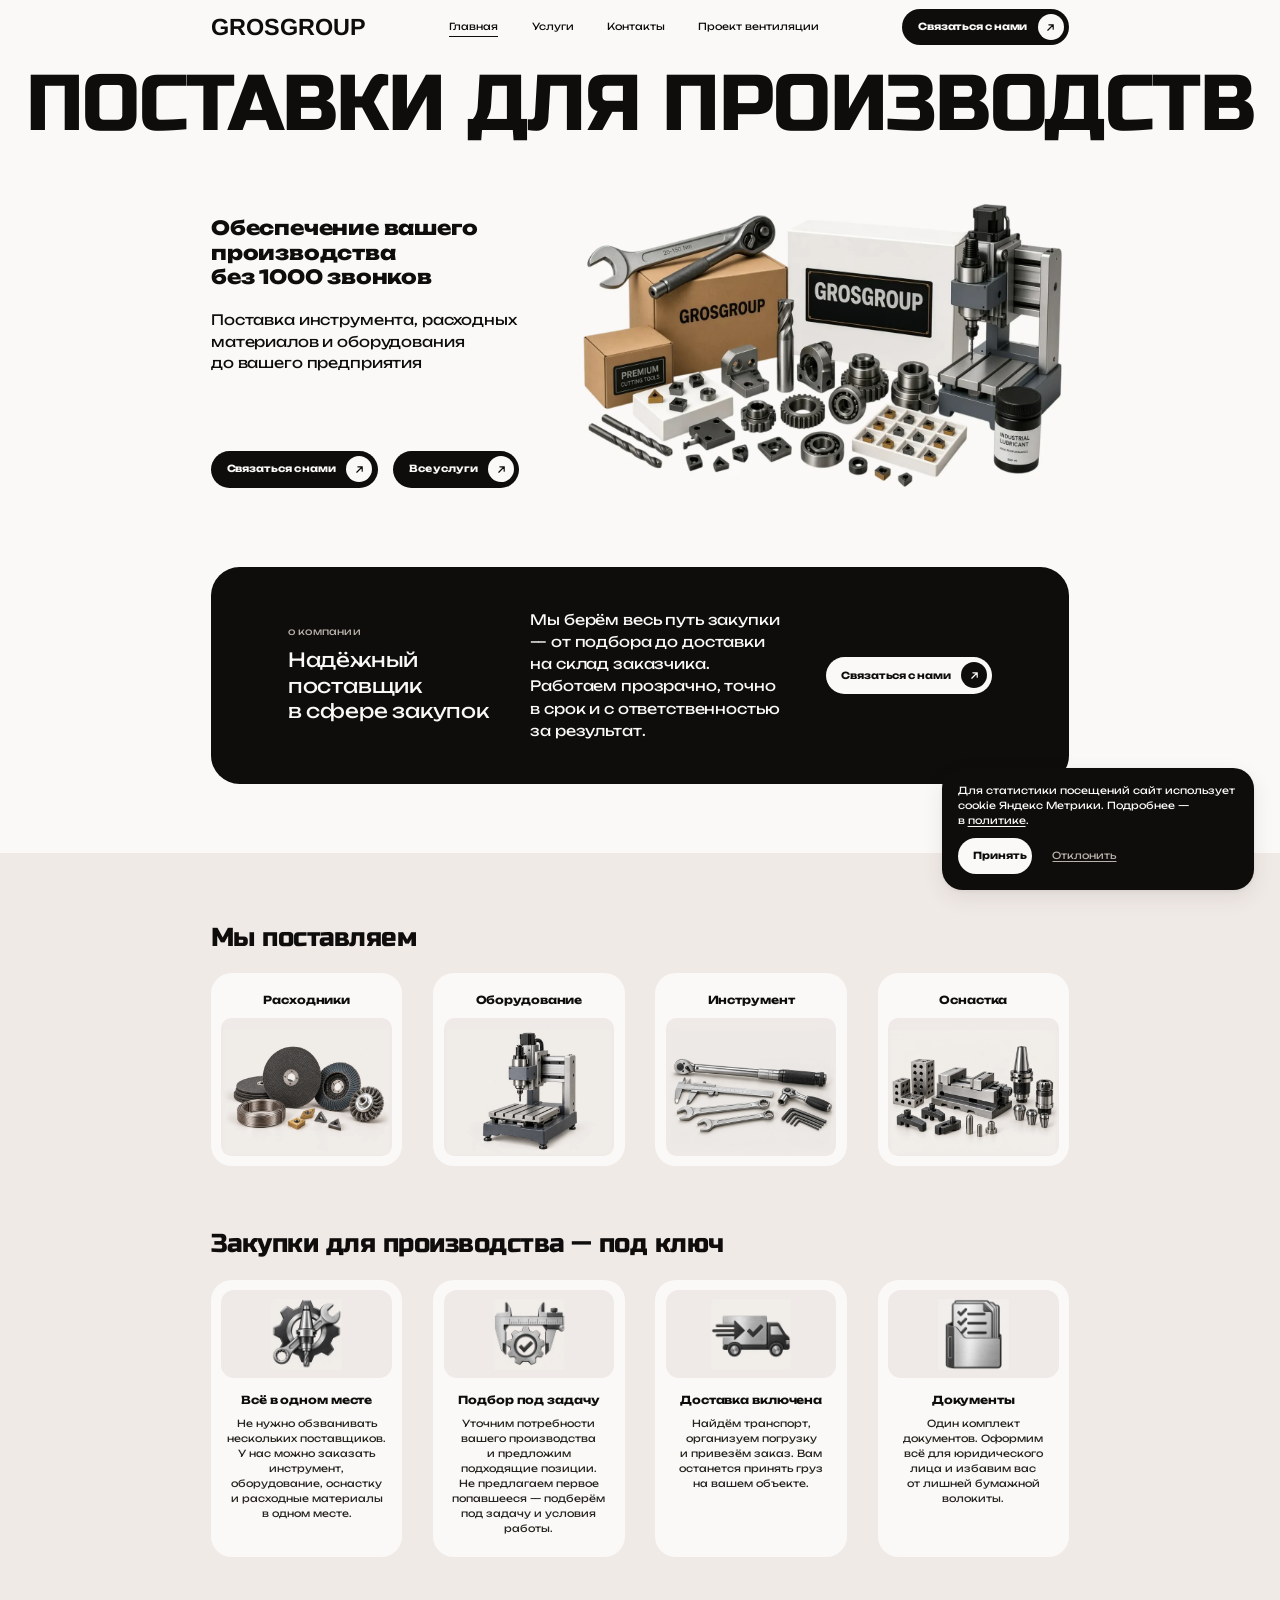
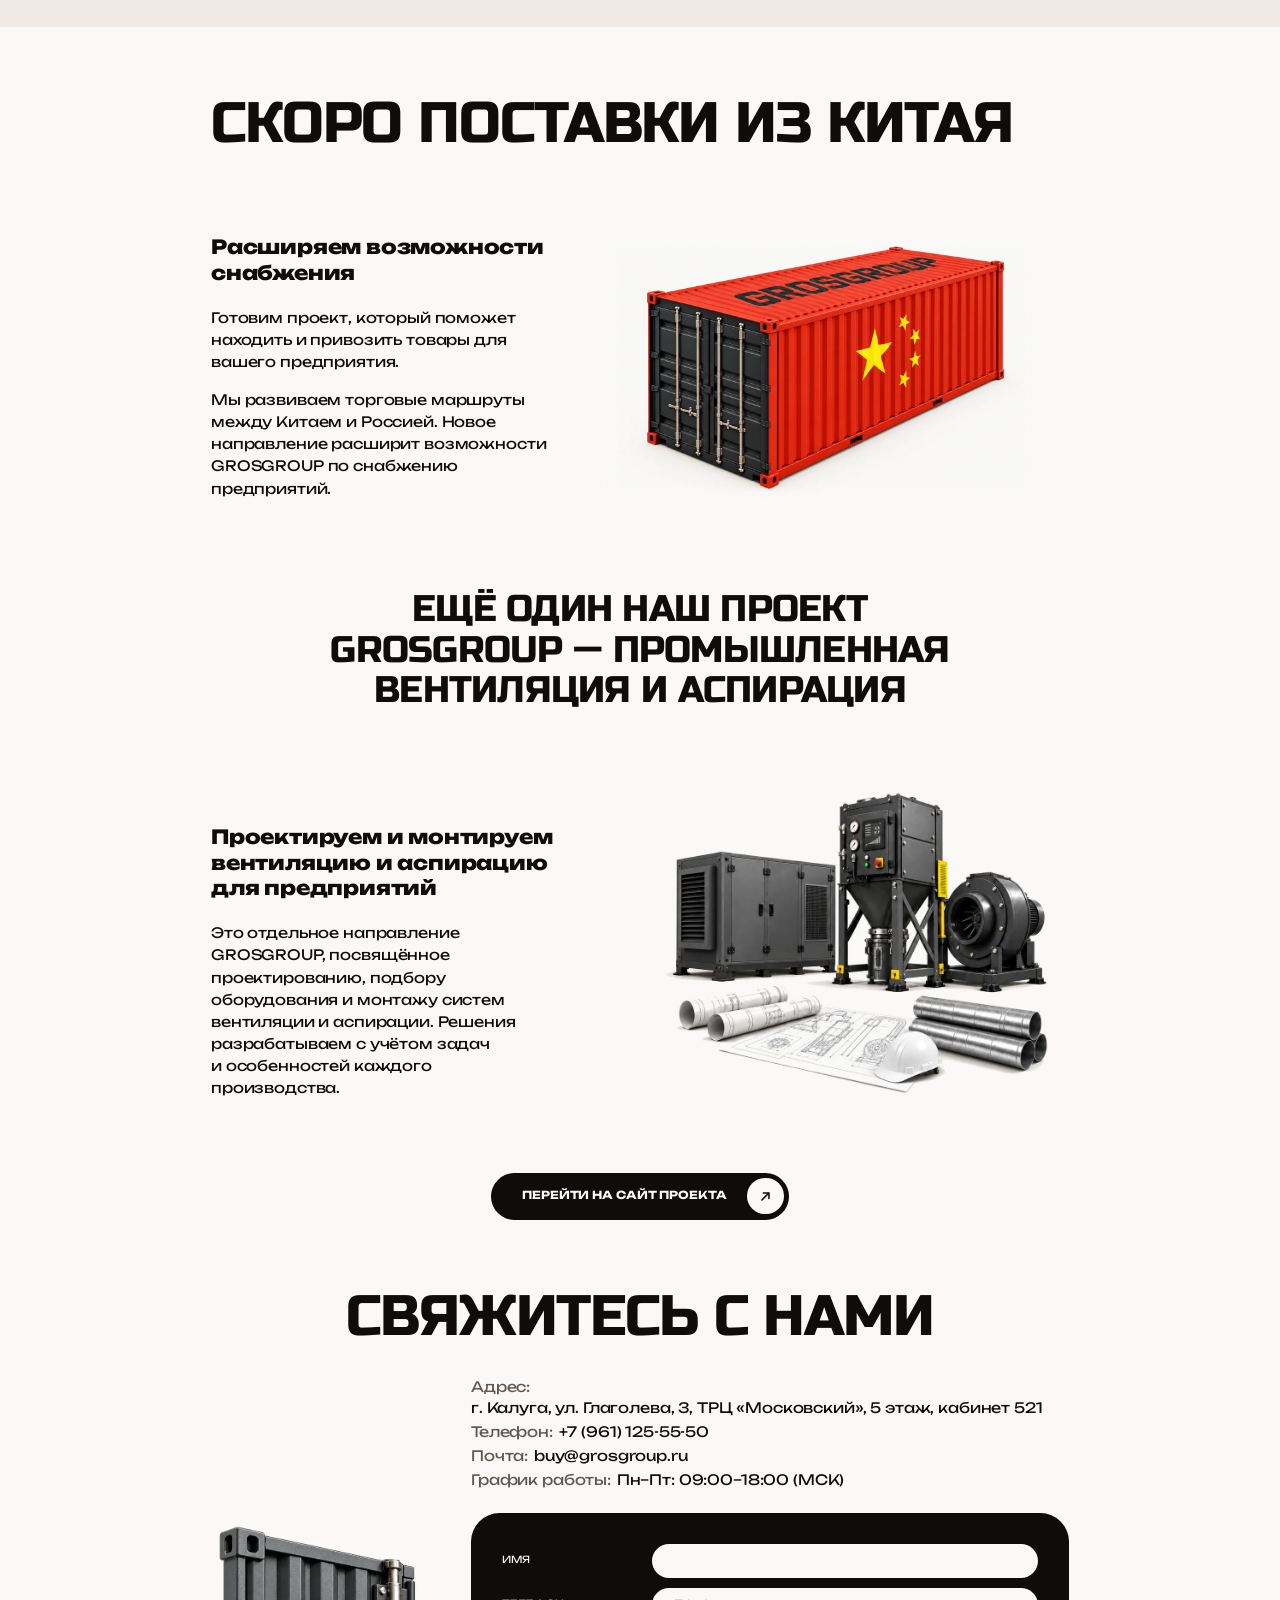
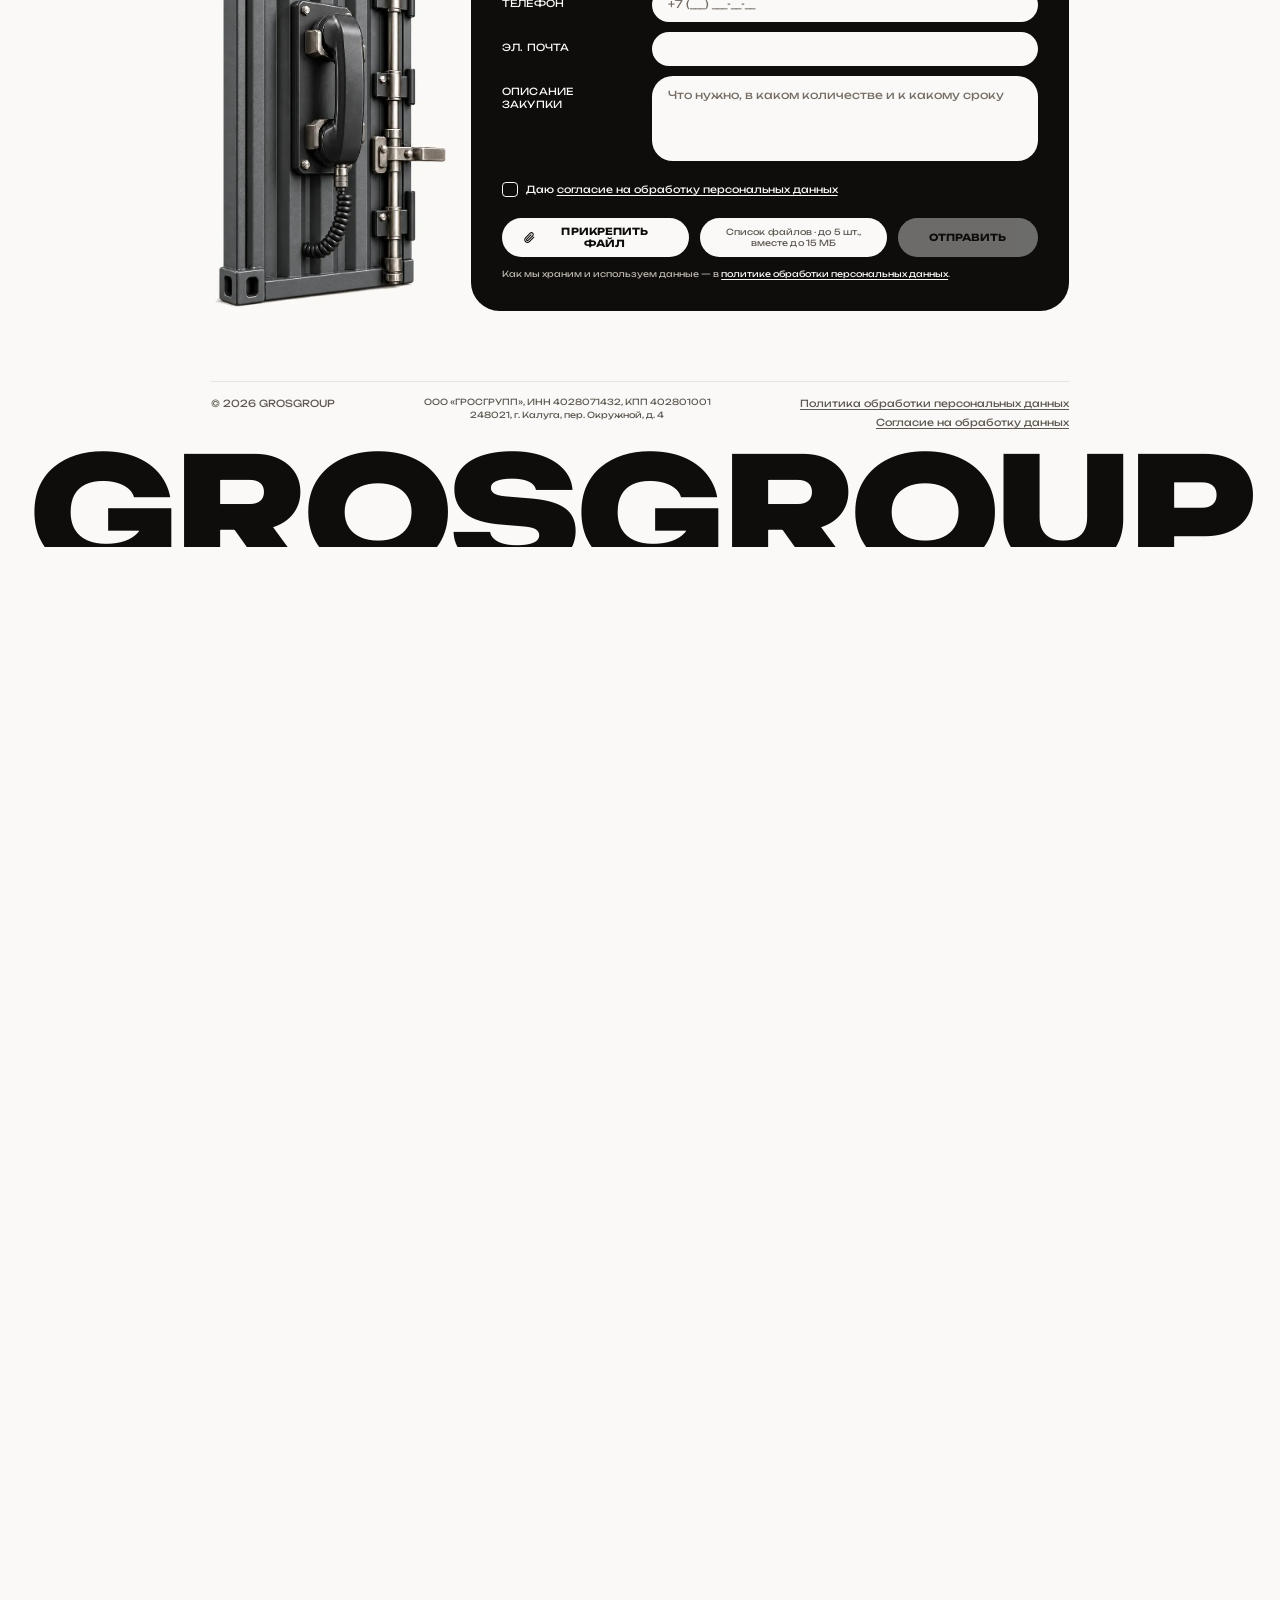
<file: index.html>
<!doctype html>
<html lang="ru">
<head>
  <meta charset="utf-8">
  <meta name="viewport" content="width=device-width, initial-scale=1, viewport-fit=cover">
  <title>GROSGROUP — поставки инструмента, расходников и оборудования для производств</title>
  <meta name="description" content="GROSGROUP берёт на себя весь путь закупки: подбор, доставка на склад заказчика, полный комплект документов для юридического лица. Расходники, оборудование, инструмент, оснастка.">
  <meta name="theme-color" content="#faf9f7">
  <!-- Базовый адрес сайта ниже меняет tools/set-domain.mjs -->
  <link rel="canonical" href="https://grosgroup.ru/">
  <meta property="og:type" content="website">
  <meta property="og:site_name" content="GROSGROUP">
  <meta property="og:locale" content="ru_RU">
  <meta property="og:url" content="https://grosgroup.ru/">
  <meta property="og:title" content="GROSGROUP — поставки для производств">
  <meta property="og:description" content="Обеспечение вашего производства без 1000 звонков.">
  <meta property="og:image" content="https://grosgroup.ru/assets/img/og.jpg">
  <meta property="og:image:width" content="1200">
  <meta property="og:image:height" content="630">
  <meta property="og:image:alt" content="GROSGROUP — поставки для производств: инструмент, расходники, оборудование и оснастка">
  <meta name="twitter:card" content="summary_large_image">
  <script type="application/ld+json">
  {
    "@context": "https://schema.org",
    "@type": "LocalBusiness",
    "name": "GROSGROUP",
    "description": "Поставки инструмента, расходных материалов, оборудования и оснастки для производств: подбор, доставка, документы для юридического лица.",
    "url": "https://grosgroup.ru/",
    "image": "https://grosgroup.ru/assets/img/og.jpg",
    "telephone": "+7-961-125-55-50",
    "email": "buy@grosgroup.ru",
    "address": {
      "@type": "PostalAddress",
      "streetAddress": "ул. Глаголева, 3, ТРЦ «Московский», 5 этаж, кабинет 521",
      "addressLocality": "Калуга",
      "addressCountry": "RU"
    },
    "openingHoursSpecification": [{
      "@type": "OpeningHoursSpecification",
      "dayOfWeek": ["Monday", "Tuesday", "Wednesday", "Thursday", "Friday"],
      "opens": "09:00",
      "closes": "18:00"
    }]
  }
  </script>
  <link rel="icon" href="assets/img/favicon.svg" type="image/svg+xml">
  <link rel="preload" href="assets/fonts/russo-one-cyrillic-400-normal.woff2" as="font" type="font/woff2" crossorigin>
  <link rel="preload" href="assets/fonts/arimo-latin-700-normal.woff2" as="font" type="font/woff2" crossorigin>
  <link rel="preload" href="assets/fonts/unbounded-cyrillic-800-normal.woff2" as="font" type="font/woff2" crossorigin>
  <link rel="preload" href="assets/fonts/unbounded-cyrillic-700-normal.woff2" as="font" type="font/woff2" crossorigin>
  <link rel="stylesheet" href="assets/css/style.css">
  <script>
    // Анимации появления включаются только при рабочем JS; если main.js не стартовал за 4 с — контент показывается без них
    document.documentElement.classList.add('js');
    setTimeout(function () { if (!document.documentElement.classList.contains('r-ok')) document.documentElement.classList.remove('js'); }, 4000);
  </script>
</head>
<body>
  <a class="skip-link" href="#main">Перейти к содержанию</a>

  <svg width="0" height="0" style="position:absolute" aria-hidden="true">
    <symbol id="i-arrow" viewBox="0 0 24 24"><path d="M7 17 17 7M9 7h8v8" fill="none" stroke="currentColor" stroke-width="2.2" stroke-linecap="round" stroke-linejoin="round"/></symbol>
    <symbol id="i-clip" viewBox="0 0 24 24"><path d="m20 11.5-8.2 8.2a5 5 0 0 1-7.1-7.1l8.5-8.5a3.3 3.3 0 0 1 4.7 4.7l-8.5 8.5a1.7 1.7 0 0 1-2.4-2.4l7.8-7.8" fill="none" stroke="currentColor" stroke-width="2" stroke-linecap="round" stroke-linejoin="round"/></symbol>
    <symbol id="i-x" viewBox="0 0 24 24"><path d="M6 6l12 12M18 6 6 18" fill="none" stroke="currentColor" stroke-width="2" stroke-linecap="round"/></symbol>
  </svg>

  <header class="header" id="top">
    <div class="container header__row">
      <a class="logo" href="#top" aria-label="GROSGROUP — на главную">GROSGROUP</a>

      <button class="burger" type="button" aria-expanded="false" aria-controls="nav" aria-label="Открыть меню">
        <span></span><span></span>
      </button>

      <nav class="nav" id="nav" aria-label="Основная навигация">
        <ul class="nav__list">
          <li><a href="#top">Главная</a></li>
          <li><a href="#supply">Услуги</a></li>
          <li><a href="#contacts">Контакты</a></li>
          <li><a href="#ventilation">Проект вентиляции</a></li>
        </ul>
        <a class="btn btn--dark nav__cta" href="#contacts">Связаться с нами<span class="btn__icon"><svg><use href="#i-arrow"/></svg></span></a>
      </nav>

      <a class="btn btn--dark header__cta" href="#contacts">Связаться с нами<span class="btn__icon"><svg><use href="#i-arrow"/></svg></span></a>

    </div>
  </header>

  <main id="main">
    <!-- 1. Hero -->
    <section class="hero" aria-labelledby="hero-title">
      <h1 class="hero__title display" id="hero-title" data-r="split" style="--d:150ms">Поставки для производств</h1>
      <div class="container hero__grid">
        <div class="hero__copy">
          <p class="hero__lead" data-r style="--d:550ms">Обеспечение вашего производства без&nbsp;1000&nbsp;звонков</p>
          <p class="hero__text" data-r style="--d:650ms">Поставка инструмента, расходных материалов и&nbsp;оборудования до&nbsp;вашего предприятия</p>
          <div class="hero__actions" data-r style="--d:750ms">
            <a class="btn btn--dark" href="#contacts">Связаться с нами<span class="btn__icon"><svg><use href="#i-arrow"/></svg></span></a>
            <a class="btn btn--dark" href="#supply">Все услуги<span class="btn__icon"><svg><use href="#i-arrow"/></svg></span></a>
          </div>
        </div>
        <figure class="hero__media shutter" data-r style="--d:350ms">
          <img src="assets/img/hero.webp" width="1350" height="830" alt="Коробки GROSGROUP, фрезерный станок, ключи, свёрла, подшипники, шестерни, твердосплавные пластины и смазка" fetchpriority="high">
        </figure>
      </div>
    </section>

    <!-- 2. О компании -->
    <section class="about" aria-labelledby="about-title">
      <div class="container">
        <div class="about__band" data-r>
          <div class="about__head">
            <p class="eyebrow eyebrow--light" data-r="fade" style="--d:200ms">о компании</p>
            <h2 class="about__title" id="about-title" data-r="split" style="--d:250ms">Надёжный поставщик в&nbsp;сфере закупок</h2>
          </div>
          <p class="about__text" data-r style="--d:400ms">Мы берём весь путь закупки — от&nbsp;подбора до&nbsp;доставки на&nbsp;склад заказчика. Работаем прозрачно, точно в&nbsp;срок и&nbsp;с&nbsp;ответственностью за&nbsp;результат.</p>
          <a class="btn btn--light about__cta" href="#contacts">Связаться с нами<span class="btn__icon"><svg><use href="#i-arrow"/></svg></span></a>
        </div>
      </div>
    </section>

    <!-- 3. Мы поставляем и выгоды: один блок с заливкой -->
    <section class="supply sec--shade" id="supply" aria-labelledby="supply-title">
      <div class="container">
        <h2 class="section-title" id="supply-title" data-r="split">Мы поставляем</h2>
        <ul class="cats" data-stagger>
          <li data-r>
            <a class="cat" href="#contacts" data-topic="Расходники">
              <h3 class="cat__title">Расходники</h3>
              <span class="cat__plate"><img class="cat__img" src="assets/img/cat-consumables.webp" width="1088" height="816" loading="lazy" alt="Отрезные и лепестковые круги, проволока, щётка, твердосплавные пластины"></span>
              <span class="cat__go" aria-hidden="true"><svg><use href="#i-arrow"/></svg></span>
            </a>
          </li>
          <li data-r>
            <a class="cat" href="#contacts" data-topic="Оборудование">
              <h3 class="cat__title">Оборудование</h3>
              <span class="cat__plate"><img class="cat__img" src="assets/img/cat-equipment.webp" width="1088" height="816" loading="lazy" alt="Настольный фрезерный станок с ЧПУ"></span>
              <span class="cat__go" aria-hidden="true"><svg><use href="#i-arrow"/></svg></span>
            </a>
          </li>
          <li data-r>
            <a class="cat" href="#contacts" data-topic="Инструмент">
              <h3 class="cat__title">Инструмент</h3>
              <span class="cat__plate"><img class="cat__img" src="assets/img/cat-tools.webp" width="1088" height="816" loading="lazy" alt="Динамометрический ключ, штангенциркуль, рожково-накидные ключи, трещотка, шестигранники"></span>
              <span class="cat__go" aria-hidden="true"><svg><use href="#i-arrow"/></svg></span>
            </a>
          </li>
          <li data-r>
            <a class="cat" href="#contacts" data-topic="Оснастка">
              <h3 class="cat__title">Оснастка</h3>
              <span class="cat__plate"><img class="cat__img" src="assets/img/cat-tooling.webp" width="1088" height="816" loading="lazy" alt="Станочные тиски, прихваты, установочные блоки, патроны и цанги"></span>
              <span class="cat__go" aria-hidden="true"><svg><use href="#i-arrow"/></svg></span>
            </a>
          </li>
        </ul>

        <h2 class="section-title supply__sub" id="benefits-title" data-r="split">Закупки для производства — под ключ</h2>
        <ul class="benefits" aria-labelledby="benefits-title" data-stagger>
          <li class="benefit" data-r>
            <span class="benefit__plate"><img class="benefit__icon" src="assets/img/icon-all-in-one.webp" width="320" height="320" loading="lazy" alt=""></span>
            <h3 class="benefit__title">Всё в&nbsp;одном месте</h3>
            <p class="benefit__text">Не нужно обзванивать нескольких поставщиков. У&nbsp;нас можно заказать инструмент, оборудование, оснастку и&nbsp;расходные материалы в&nbsp;одном месте.</p>
          </li>
          <li class="benefit" data-r>
            <span class="benefit__plate"><img class="benefit__icon" src="assets/img/icon-selection.webp" width="320" height="320" loading="lazy" alt=""></span>
            <h3 class="benefit__title">Подбор под задачу</h3>
            <p class="benefit__text">Уточним потребности вашего производства и&nbsp;предложим подходящие позиции. Не&nbsp;предлагаем первое попавшееся — подберём под задачу и&nbsp;условия работы.</p>
          </li>
          <li class="benefit" data-r>
            <span class="benefit__plate"><img class="benefit__icon" src="assets/img/icon-delivery.webp" width="364" height="320" loading="lazy" alt=""></span>
            <h3 class="benefit__title">Доставка включена</h3>
            <p class="benefit__text">Найдём транспорт, организуем погрузку и&nbsp;привезём заказ. Вам останется принять груз на&nbsp;вашем объекте.</p>
          </li>
          <li class="benefit" data-r>
            <span class="benefit__plate"><img class="benefit__icon" src="assets/img/icon-documents.webp" width="320" height="320" loading="lazy" alt=""></span>
            <h3 class="benefit__title">Документы</h3>
            <p class="benefit__text">Один комплект документов. Оформим всё для юридического лица и&nbsp;избавим вас от&nbsp;лишней бумажной волокиты.</p>
          </li>
        </ul>
      </div>
    </section>

    <!-- 4. Кейсы: скрыты до готовности материалов. Включить: убрать hidden и вернуть в меню <li><a href="#cases">Кейсы</a></li> -->
    <section class="cases" id="cases" aria-labelledby="cases-title" hidden>
      <div class="container cases__row">
        <h2 class="cases__title" id="cases-title" data-r="split">Кейсы</h2>
        <p class="cases__text" data-r style="--d:150ms">Готовим подборку реальных поставок: что искали, что привезли и&nbsp;за&nbsp;какой срок. Пока раздел наполняется — расскажите о&nbsp;своей задаче.</p>
        <div data-r style="--d:250ms"><a class="btn btn--dark" href="#contacts">Обсудить закупку<span class="btn__icon"><svg><use href="#i-arrow"/></svg></span></a></div>
      </div>
      <!--
        Список кейсов. Как включить:
        1. Снять комментарий с блока <ol> ниже и повторить <li class="case"> на каждый кейс (3–6 штук).
        2. Заполнить только подтверждёнными заказчиком данными; клиента без его разрешения не называть — писать отрасль и город.
        3. Текст .cases__text выше заменить на «Несколько поставок последних месяцев: что искали, что привезли и за какой срок.»
        Срок в .case__num — число, единица в .case__unit («дней», «недели»).

      <div class="container">
        <ol class="cases__list" data-stagger>
          <li class="case" data-r>
            <p class="case__client">Машиностроительный завод · Калуга</p>
            <h3 class="case__title">Твердосплавные пластины для токарного участка</h3>
            <dl class="case__facts">
              <div><dt>Задача</dt><dd>Поставщик снял позицию с производства, участок простаивал.</dd></div>
              <div><dt>Решение</dt><dd>Подобрали аналог по геометрии и сплаву, согласовали с технологом, привезли пробную партию.</dd></div>
            </dl>
            <p class="case__term"><span class="case__num">5</span><span class="case__unit">дней</span></p>
          </li>
        </ol>
      </div>
      -->
    </section>

    <!-- 5. Китай -->
    <section class="china" aria-labelledby="china-title">
      <div class="container">
        <h2 class="display section-display" id="china-title" data-r="split">Скоро поставки из Китая</h2>
        <div class="split">
          <div class="split__copy" data-stagger>
            <p class="split__lead" data-r>Расширяем возможности снабжения</p>
            <p class="split__text" data-r>Готовим проект, который поможет находить и&nbsp;привозить товары для вашего предприятия.</p>
            <p class="split__text" data-r>Мы развиваем торговые маршруты между Китаем и&nbsp;Россией. Новое направление расширит возможности GROSGROUP по&nbsp;снабжению предприятий.</p>
          </div>
          <figure class="split__media split__media--china plate shutter" data-r style="--d:150ms">
            <img src="assets/img/container-china.webp" width="1400" height="831" loading="lazy" alt="Красный морской контейнер GROSGROUP с флагом Китая">
          </figure>
        </div>
      </div>
    </section>

    <!-- 6. Вентиляция -->
    <section class="vent" id="ventilation" aria-labelledby="vent-title">
      <div class="container">
        <h2 class="display section-display section-display--vent" id="vent-title" data-r="split">Ещё один наш проект<br class="br-wide"> GROSGROUP&nbsp;— промышленная<br class="br-wide"> вентиляция и&nbsp;аспирация</h2>
        <div class="split split--vent">
          <div class="split__copy" data-stagger>
            <p class="split__lead" data-r>Проектируем и&nbsp;монтируем вентиляцию и&nbsp;аспирацию для предприятий</p>
            <p class="split__text" data-r>Это отдельное направление GROSGROUP, посвящённое проектированию, подбору оборудования и&nbsp;монтажу систем вентиляции и&nbsp;аспирации. Решения разрабатываем с&nbsp;учётом задач и&nbsp;особенностей каждого производства.</p>
          </div>
          <figure class="split__media split__media--vent shutter" data-r style="--d:150ms">
            <img src="assets/img/ventilation.webp" width="912" height="886" loading="lazy" alt="Приточная установка, пылеуловитель, радиальный вентилятор, воздуховоды, чертежи и каска">
          </figure>
        </div>
        <div class="vent__action" data-r>
          <!-- TODO: адрес сайта проекта вентиляции от заказчика -->
          <a class="btn btn--dark btn--xl" href="https://gros-group.ru" target="_blank" rel="noopener">Перейти на сайт проекта<span class="btn__icon"><svg><use href="#i-arrow"/></svg></span></a>
        </div>
      </div>
    </section>

    <!-- 7. Контакты и форма -->
    <section class="contacts" id="contacts" aria-labelledby="contacts-title">
      <div class="container">
        <h2 class="display section-display section-display--center" id="contacts-title" data-r="split">Свяжитесь с нами</h2>
        <div class="contacts__grid">
          <figure class="contacts__media plate shutter" data-r style="--d:150ms">
            <img src="assets/img/contact-door.webp" width="609" height="991" loading="lazy" alt="Дверь морского контейнера с телефонной трубкой">
          </figure>

          <div class="contacts__body">
            <dl class="contacts__list" data-stagger>
              <div data-r><dt>Адрес:</dt><dd>г.&nbsp;Калуга, ул.&nbsp;Глаголева,&nbsp;3, ТРЦ «Московский», 5&nbsp;этаж, кабинет&nbsp;521</dd></div>
              <div data-r><dt>Телефон:</dt><dd><a href="tel:+79611255550">+7 (961) 125-55-50</a></dd></div>
              <div data-r><dt>Почта:</dt><dd><a href="mailto:buy@grosgroup.ru">buy@grosgroup.ru</a></dd></div>
              <div data-r><dt>График работы:</dt><dd>Пн–Пт: 09:00–18:00 (МСК)</dd></div>
            </dl>

            <form class="form" id="lead-form" novalidate data-r style="--d:200ms">
              <div class="form__fields">
                <div class="field">
                  <label class="field__label" for="f-name">Имя</label>
                  <div class="field__control">
                    <input class="input ym-disable-keys" id="f-name" name="name" type="text" autocomplete="name" required maxlength="80" aria-describedby="f-name-err">
                    <p class="field__error" id="f-name-err" aria-live="polite"></p>
                  </div>
                </div>
                <div class="field">
                  <label class="field__label" for="f-phone">Телефон</label>
                  <div class="field__control">
                    <input class="input ym-disable-keys" id="f-phone" name="phone" type="tel" inputmode="tel" autocomplete="tel" required placeholder="+7 (___) ___-__-__" aria-describedby="f-phone-err">
                    <p class="field__error" id="f-phone-err" aria-live="polite"></p>
                  </div>
                </div>
                <div class="field">
                  <label class="field__label" for="f-email">Эл.&nbsp;почта</label>
                  <div class="field__control">
                    <input class="input ym-disable-keys" id="f-email" name="email" type="email" autocomplete="email" maxlength="120" aria-describedby="f-email-err">
                    <p class="field__error" id="f-email-err" aria-live="polite"></p>
                  </div>
                </div>
                <div class="field field--area">
                  <label class="field__label" for="f-desc">Описание закупки</label>
                  <div class="field__control">
                    <textarea class="input input--area ym-disable-keys" id="f-desc" name="description" rows="4" maxlength="3000" placeholder="Что нужно, в каком количестве и к какому сроку" aria-describedby="f-desc-err"></textarea>
                    <p class="field__error" id="f-desc-err" aria-live="polite"></p>
                  </div>
                </div>
              </div>

              <div class="consent">
                <input class="consent__box" id="f-consent" name="consent" type="checkbox" value="yes" required aria-describedby="f-consent-err">
                <label class="consent__label" for="f-consent">Даю <a href="consent.html" target="_blank" rel="noopener">согласие на&nbsp;обработку персональных данных</a></label>
                <p class="field__error consent__error" id="f-consent-err" aria-live="polite"></p>
              </div>
              <!-- Ловушка для ботов: человек это поле не видит и не заполняет -->
              <div class="hp" aria-hidden="true">
                <label for="f-website">Сайт компании</label>
                <input id="f-website" name="website" type="text" tabindex="-1" autocomplete="off">
              </div>
              <input id="f-elapsed" name="elapsed" type="hidden">

              <div class="form__bar">
                <label class="pill pill--btn" for="f-files">
                  <svg class="pill__icon"><use href="#i-clip"/></svg>Прикрепить файл
                </label>
                <input class="sr-only" id="f-files" name="files" type="file" multiple accept=".pdf,.doc,.docx,.xls,.xlsx,.csv,.txt,.png,.jpg,.jpeg,.dwg,.zip" aria-describedby="f-files-hint">
                <span class="sr-only" id="f-files-hint">До 5 файлов, каждый до 10&nbsp;МБ, вместе до 15&nbsp;МБ: PDF, Word, Excel, CSV, изображения, DWG, ZIP</span>
                <div class="pill pill--files ym-hide-content" id="file-list" aria-live="polite">
                  <span class="files__empty">Список файлов · до&nbsp;5&nbsp;шт., вместе до&nbsp;15&nbsp;МБ</span>
                </div>
                <button class="pill pill--btn pill--submit" type="submit">
                  <span class="pill__text">Отправить</span>
                </button>
              </div>
              <p class="form__error" id="form-error" role="alert" hidden></p>
              <p class="form__note">Как мы храним и&nbsp;используем данные — в&nbsp;<a href="privacy.html">политике обработки персональных данных</a>.</p>
              <!-- Прикреплённые файлы: слой поверх нижнего отступа формы, вёрстку не сдвигает -->
              <ul class="form__files ym-hide-content" id="file-chips" aria-label="Прикреплённые файлы" hidden></ul>

              <div class="form__done" hidden>
                <h3 class="form__done-title" tabindex="-1">Заявка принята</h3>
                <p class="form__done-text">Перезвоним в&nbsp;рабочее время: Пн–Пт, 09:00–18:00 (МСК). Если вопрос срочный — звоните: <a href="tel:+79611255550">+7&nbsp;(961)&nbsp;125-55-50</a>.</p>
                <button class="pill pill--btn" type="button" data-reset>Отправить ещё одну</button>
              </div>
            </form>
          </div>
        </div>
      </div>
    </section>
  </main>

  <footer class="footer">
    <div class="container footer__row">
      <p>© <span data-year>2026</span> GROSGROUP</p>
      <!-- Реквизиты оператора ПДн — как в согласии на gros-group.ru; ОГРН там не указан -->
      <p class="footer__req" data-fill="requisites">ООО «ГРОСГРУПП», ИНН&nbsp;4028071432, КПП&nbsp;402801001<br>248021, г.&nbsp;Калуга, пер.&nbsp;Окружной, д.&nbsp;4</p>
      <p class="footer__links"><a href="privacy.html">Политика обработки персональных данных</a><a href="consent.html">Согласие на&nbsp;обработку данных</a></p>
    </div>
    <p class="footer__mark" aria-hidden="true">GROSGROUP</p>
  </footer>

  <script src="assets/js/main.js" defer></script>
</body>
</html>
</file>
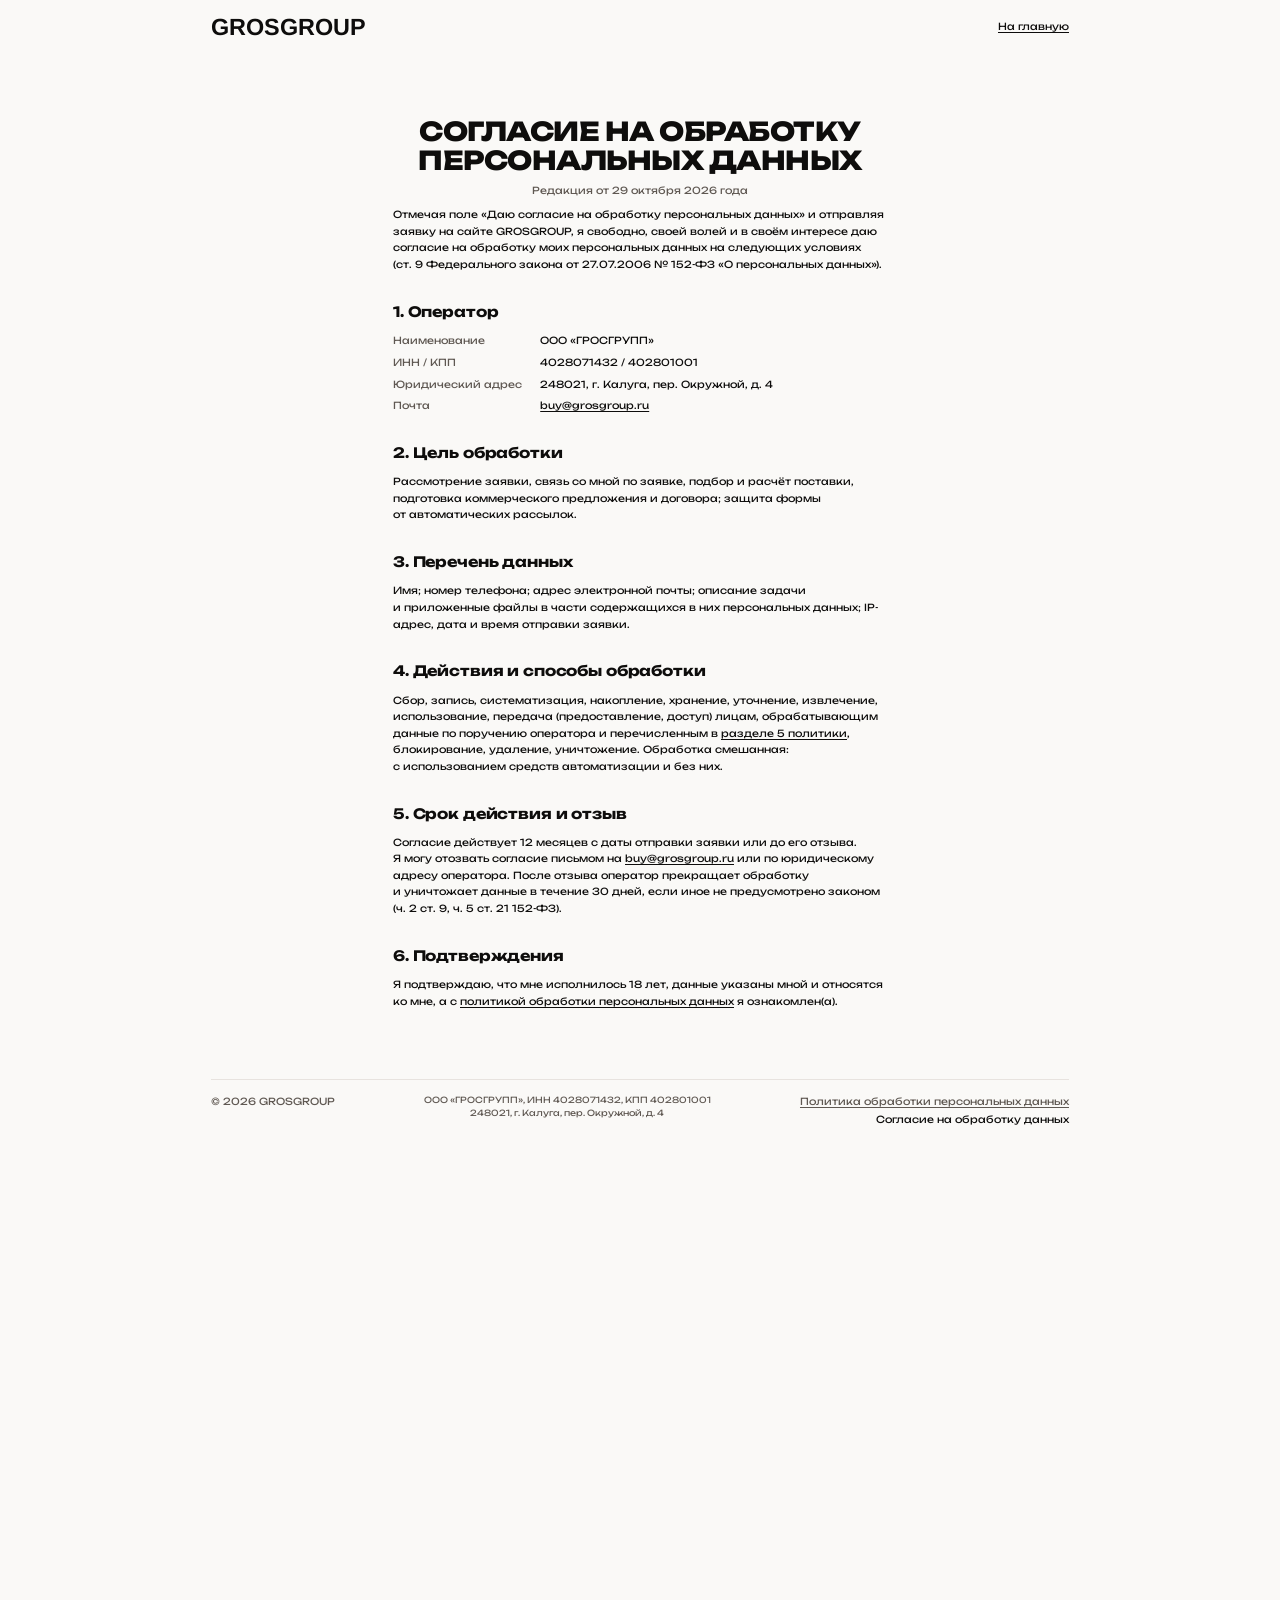
<file: consent.html>
<!doctype html>
<html lang="ru">
<head>
  <meta charset="utf-8">
  <meta name="viewport" content="width=device-width, initial-scale=1, viewport-fit=cover">
  <title>Согласие на обработку персональных данных — GROSGROUP</title>
  <meta name="description" content="Текст согласия на обработку персональных данных, которое даёт пользователь при отправке заявки на сайте GROSGROUP.">
  <meta name="theme-color" content="#faf9f7">
  <!-- Базовый адрес сайта ниже меняет tools/set-domain.mjs -->
  <link rel="canonical" href="https://grosgroup.ru/consent.html">
  <link rel="icon" href="assets/img/favicon.svg" type="image/svg+xml">
  <link rel="stylesheet" href="assets/css/style.css">
</head>
<body class="page-doc">
  <a class="skip-link" href="#main">К тексту</a>
  <header class="header">
    <div class="container header__row">
      <a class="logo" href="./" aria-label="GROSGROUP — на главную">GROSGROUP</a>
      <a class="doc__back" href="./">На главную</a>
    </div>
  </header>

  <main id="main" class="doc">
    <div class="container">
      <article class="doc__body">
        <!-- Плашку убрать после проверки юристом; квадратные скобки — данные заказчика, их ищет tools/prelaunch-check.mjs -->

        <h1 class="doc__title">Согласие на&nbsp;обработку персональных данных</h1>
        <p class="doc__meta">Редакция от&nbsp;29&nbsp;октября 2026&nbsp;года</p>

        <p>Отмечая поле «Даю согласие на&nbsp;обработку персональных данных» и&nbsp;отправляя заявку на&nbsp;сайте GROSGROUP, я&nbsp;свободно, своей волей и&nbsp;в&nbsp;своём интересе даю согласие на&nbsp;обработку моих персональных данных на&nbsp;следующих условиях (ст.&nbsp;9 Федерального закона от&nbsp;27.07.2006 №&nbsp;<span class="nobr">152-ФЗ</span> «О&nbsp;персональных данных»).</p>

        <h2>1. Оператор</h2>
        <dl class="doc__req">
          <dt>Наименование</dt><dd>ООО «ГРОСГРУПП»</dd>
          <dt>ИНН / КПП</dt><dd>4028071432 / 402801001</dd>
          <dt>Юридический адрес</dt><dd>248021, г.&nbsp;Калуга, пер.&nbsp;Окружной, д.&nbsp;4</dd>
          <dt>Почта</dt><dd><a href="mailto:buy@grosgroup.ru">buy@grosgroup.ru</a></dd>
        </dl>

        <h2>2. Цель обработки</h2>
        <p>Рассмотрение заявки, связь со&nbsp;мной по&nbsp;заявке, подбор и&nbsp;расчёт поставки, подготовка коммерческого предложения и&nbsp;договора; защита формы от&nbsp;автоматических рассылок.</p>

        <h2>3. Перечень данных</h2>
        <p>Имя; номер телефона; адрес электронной почты; описание задачи и&nbsp;приложенные файлы в&nbsp;части содержащихся в&nbsp;них персональных данных; IP-адрес, дата и&nbsp;время отправки заявки.</p>

        <h2>4. Действия и&nbsp;способы обработки</h2>
        <p>Сбор, запись, систематизация, накопление, хранение, уточнение, извлечение, использование, передача (предоставление, доступ) лицам, обрабатывающим данные по&nbsp;поручению оператора и&nbsp;перечисленным в&nbsp;<a href="privacy.html#transfer">разделе&nbsp;5 политики</a>, блокирование, удаление, уничтожение. Обработка смешанная: с&nbsp;использованием средств автоматизации и&nbsp;без них.</p>

        <h2>5. Срок действия и&nbsp;отзыв</h2>
        <p>Согласие действует 12&nbsp;месяцев с&nbsp;даты отправки заявки или до&nbsp;его отзыва. Я&nbsp;могу отозвать согласие письмом на&nbsp;<a href="mailto:buy@grosgroup.ru">buy@grosgroup.ru</a> или по&nbsp;юридическому адресу оператора. После отзыва оператор прекращает обработку и&nbsp;уничтожает данные в&nbsp;течение 30&nbsp;дней, если иное не&nbsp;предусмотрено законом (ч.&nbsp;2 ст.&nbsp;9, ч.&nbsp;5 ст.&nbsp;21 <span class="nobr">152-ФЗ</span>).</p>

        <h2>6. Подтверждения</h2>
        <p>Я&nbsp;подтверждаю, что мне исполнилось 18&nbsp;лет, данные указаны мной и&nbsp;относятся ко&nbsp;мне, а&nbsp;с&nbsp;<a href="privacy.html">политикой обработки персональных данных</a> я&nbsp;ознакомлен(а).</p>
      </article>
    </div>
  </main>

  <footer class="footer">
    <div class="container footer__row">
      <p>© 2026 GROSGROUP</p>
      <p class="footer__req" data-fill="requisites">ООО «ГРОСГРУПП», ИНН&nbsp;4028071432, КПП&nbsp;402801001<br>248021, г.&nbsp;Калуга, пер.&nbsp;Окружной, д.&nbsp;4</p>
      <p class="footer__links"><a href="privacy.html">Политика обработки персональных данных</a><a href="consent.html" aria-current="page">Согласие на&nbsp;обработку данных</a></p>
    </div>
  </footer>
</body>
</html>
</file>
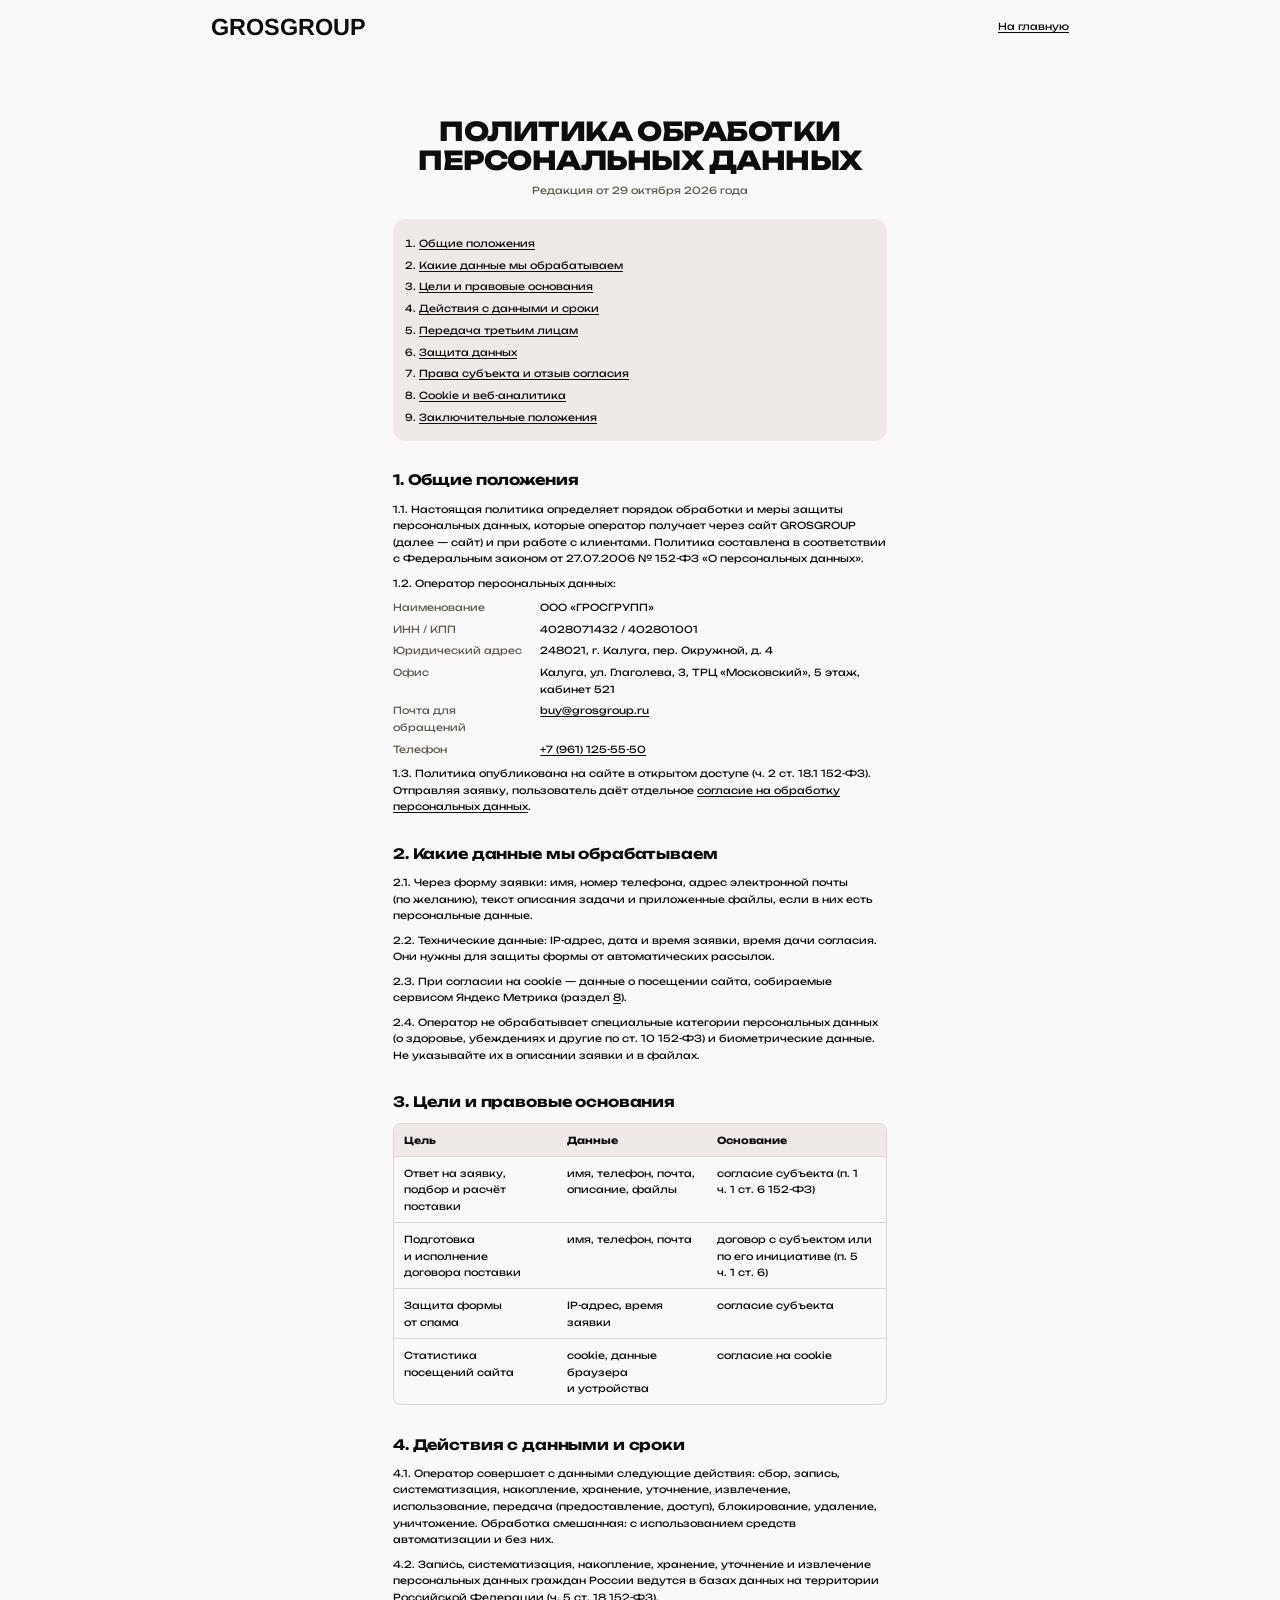
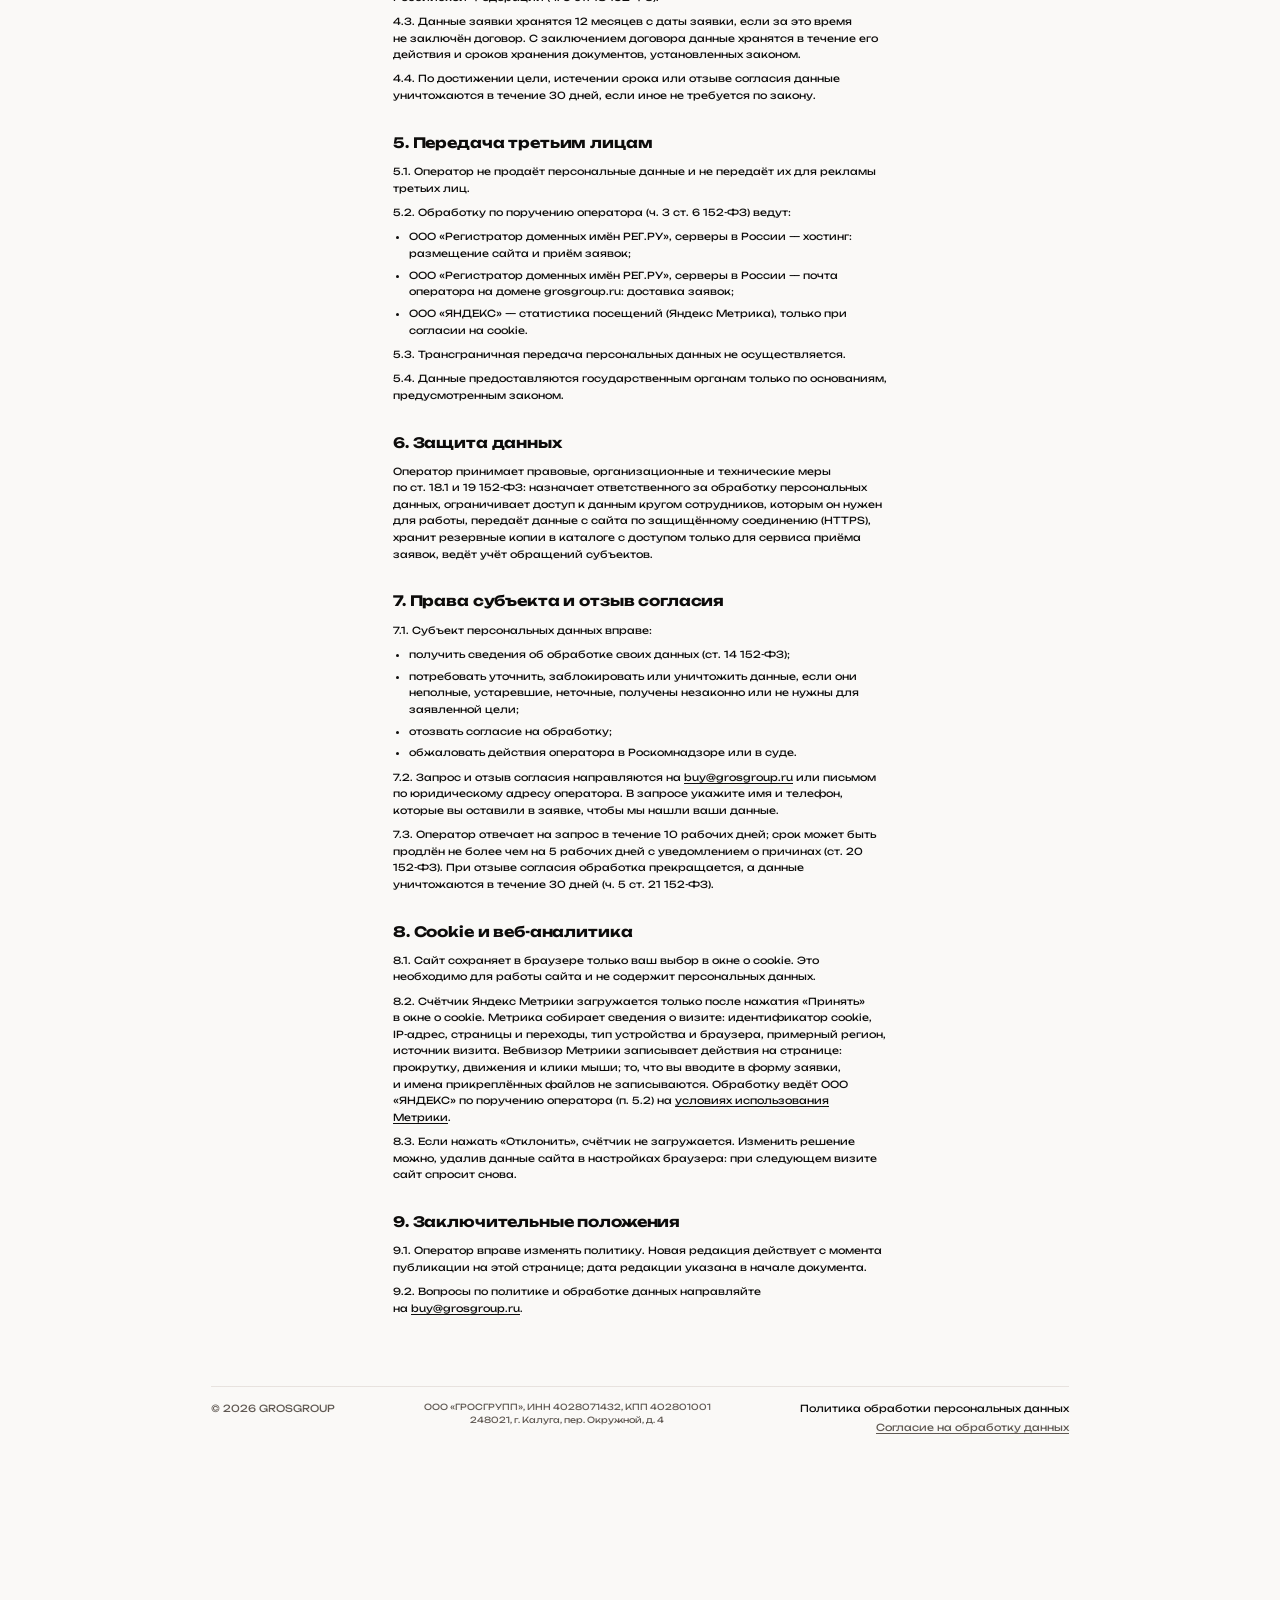
<file: privacy.html>
<!doctype html>
<html lang="ru">
<head>
  <meta charset="utf-8">
  <meta name="viewport" content="width=device-width, initial-scale=1, viewport-fit=cover">
  <title>Политика обработки персональных данных — GROSGROUP</title>
  <meta name="description" content="Как GROSGROUP обрабатывает и защищает персональные данные посетителей сайта и клиентов: состав данных, цели, сроки, права субъекта, cookie.">
  <meta name="theme-color" content="#faf9f7">
  <!-- Базовый адрес сайта ниже меняет tools/set-domain.mjs -->
  <link rel="canonical" href="https://grosgroup.ru/privacy.html">
  <link rel="icon" href="assets/img/favicon.svg" type="image/svg+xml">
  <link rel="stylesheet" href="assets/css/style.css">
</head>
<body class="page-doc">
  <a class="skip-link" href="#main">К тексту</a>
  <header class="header">
    <div class="container header__row">
      <a class="logo" href="./" aria-label="GROSGROUP — на главную">GROSGROUP</a>
      <a class="doc__back" href="./">На главную</a>
    </div>
  </header>

  <main id="main" class="doc">
    <div class="container">
      <article class="doc__body">
        <!-- Плашку убрать после проверки юристом; квадратные скобки — данные заказчика, их ищет tools/prelaunch-check.mjs -->

        <h1 class="doc__title">Политика обработки персональных данных</h1>
        <p class="doc__meta">Редакция от&nbsp;29&nbsp;октября 2026&nbsp;года</p>

        <nav class="doc__toc" aria-label="Содержание">
          <ol>
            <li><a href="#general">Общие положения</a></li>
            <li><a href="#data">Какие данные мы обрабатываем</a></li>
            <li><a href="#purposes">Цели и правовые основания</a></li>
            <li><a href="#actions">Действия с данными и сроки</a></li>
            <li><a href="#transfer">Передача третьим лицам</a></li>
            <li><a href="#security">Защита данных</a></li>
            <li><a href="#rights">Права субъекта и отзыв согласия</a></li>
            <li><a href="#cookies">Cookie и веб-аналитика</a></li>
            <li><a href="#final">Заключительные положения</a></li>
          </ol>
        </nav>

        <h2 id="general">1. Общие положения</h2>
        <p>1.1. Настоящая политика определяет порядок обработки и&nbsp;меры защиты персональных данных, которые оператор получает через сайт GROSGROUP (далее&nbsp;— сайт) и&nbsp;при работе с&nbsp;клиентами. Политика составлена в&nbsp;соответствии с&nbsp;Федеральным законом от&nbsp;27.07.2006 №&nbsp;<span class="nobr">152-ФЗ</span> «О&nbsp;персональных данных».</p>
        <p>1.2. Оператор персональных данных:</p>
        <dl class="doc__req">
          <dt>Наименование</dt><dd>ООО «ГРОСГРУПП»</dd>
          <dt>ИНН / КПП</dt><dd>4028071432 / 402801001</dd>
          <dt>Юридический адрес</dt><dd>248021, г.&nbsp;Калуга, пер.&nbsp;Окружной, д.&nbsp;4</dd>
          <dt>Офис</dt><dd>Калуга, ул.&nbsp;Глаголева,&nbsp;3, ТРЦ «Московский», 5&nbsp;этаж, кабинет&nbsp;521</dd>
          <dt>Почта для обращений</dt><dd><a href="mailto:buy@grosgroup.ru">buy@grosgroup.ru</a></dd>
          <dt>Телефон</dt><dd><a href="tel:+79611255550">+7&nbsp;(961)&nbsp;125-55-50</a></dd>
        </dl>
        <p>1.3. Политика опубликована на&nbsp;сайте в&nbsp;открытом доступе (ч.&nbsp;2 ст.&nbsp;18.1 <span class="nobr">152-ФЗ</span>). Отправляя заявку, пользователь даёт отдельное <a href="consent.html">согласие на&nbsp;обработку персональных данных</a>.</p>

        <h2 id="data">2. Какие данные мы обрабатываем</h2>
        <p>2.1. Через форму заявки: имя, номер телефона, адрес электронной почты (по&nbsp;желанию), текст описания задачи и&nbsp;приложенные файлы, если в&nbsp;них есть персональные данные.</p>
        <p>2.2. Технические данные: IP-адрес, дата и&nbsp;время заявки, время дачи согласия. Они нужны для защиты формы от&nbsp;автоматических рассылок.</p>
        <p>2.3. При согласии на&nbsp;cookie — данные о&nbsp;посещении сайта, собираемые сервисом Яндекс Метрика (раздел&nbsp;<a href="#cookies">8</a>).</p>
        <p>2.4. Оператор не&nbsp;обрабатывает специальные категории персональных данных (о&nbsp;здоровье, убеждениях и&nbsp;другие по&nbsp;ст.&nbsp;10 <span class="nobr">152-ФЗ</span>) и&nbsp;биометрические данные. Не&nbsp;указывайте их в&nbsp;описании заявки и&nbsp;в&nbsp;файлах.</p>

        <h2 id="purposes">3. Цели и&nbsp;правовые основания</h2>
        <div class="doc__table" role="region" aria-label="Цели обработки" tabindex="0">
          <table>
            <thead><tr><th scope="col">Цель</th><th scope="col">Данные</th><th scope="col">Основание</th></tr></thead>
            <tbody>
              <tr><td data-label="Цель">Ответ на&nbsp;заявку, подбор и&nbsp;расчёт поставки</td><td data-label="Данные">имя, телефон, почта, описание, файлы</td><td data-label="Основание">согласие субъекта (п.&nbsp;1 ч.&nbsp;1 ст.&nbsp;6 <span class="nobr">152-ФЗ</span>)</td></tr>
              <tr><td data-label="Цель">Подготовка и&nbsp;исполнение договора поставки</td><td data-label="Данные">имя, телефон, почта</td><td data-label="Основание">договор с&nbsp;субъектом или по&nbsp;его инициативе (п.&nbsp;5 ч.&nbsp;1 ст.&nbsp;6)</td></tr>
              <tr><td data-label="Цель">Защита формы от&nbsp;спама</td><td data-label="Данные">IP-адрес, время заявки</td><td data-label="Основание">согласие субъекта</td></tr>
              <tr><td data-label="Цель">Статистика посещений сайта</td><td data-label="Данные">cookie, данные браузера и&nbsp;устройства</td><td data-label="Основание">согласие на&nbsp;cookie</td></tr>
            </tbody>
          </table>
        </div>

        <h2 id="actions">4. Действия с&nbsp;данными и&nbsp;сроки</h2>
        <p>4.1. Оператор совершает с&nbsp;данными следующие действия: сбор, запись, систематизация, накопление, хранение, уточнение, извлечение, использование, передача (предоставление, доступ), блокирование, удаление, уничтожение. Обработка смешанная: с&nbsp;использованием средств автоматизации и&nbsp;без них.</p>
        <p>4.2. Запись, систематизация, накопление, хранение, уточнение и&nbsp;извлечение персональных данных граждан России ведутся в&nbsp;базах данных на&nbsp;территории Российской Федерации (ч.&nbsp;5 ст.&nbsp;18 <span class="nobr">152-ФЗ</span>).</p>
        <p>4.3. Данные заявки хранятся 12&nbsp;месяцев с&nbsp;даты заявки, если за&nbsp;это время не&nbsp;заключён договор. С&nbsp;заключением договора данные хранятся в&nbsp;течение его действия и&nbsp;сроков хранения документов, установленных законом.</p>
        <p>4.4. По&nbsp;достижении цели, истечении срока или отзыве согласия данные уничтожаются в&nbsp;течение 30&nbsp;дней, если иное не&nbsp;требуется по&nbsp;закону.</p>

        <h2 id="transfer">5. Передача третьим лицам</h2>
        <p>5.1. Оператор не&nbsp;продаёт персональные данные и&nbsp;не&nbsp;передаёт их для рекламы третьих лиц.</p>
        <p>5.2. Обработку по&nbsp;поручению оператора (ч.&nbsp;3 ст.&nbsp;6 <span class="nobr">152-ФЗ</span>) ведут:</p>
        <ul>
          <li>ООО «Регистратор доменных имён РЕГ.РУ», серверы в&nbsp;России&nbsp;— хостинг: размещение сайта и&nbsp;приём заявок;</li>
          <li>ООО «Регистратор доменных имён РЕГ.РУ», серверы в&nbsp;России&nbsp;— почта оператора на&nbsp;домене grosgroup.ru: доставка заявок;</li>
          <li>ООО «ЯНДЕКС» — статистика посещений (Яндекс Метрика), только при согласии на&nbsp;cookie.</li>
        </ul>
        <p>5.3. Трансграничная передача персональных данных не&nbsp;осуществляется.</p>
        <!-- Если заявки уходят в Telegram: заменить п. 5.3 описанием трансграничной передачи и уведомить Роскомнадзор до её начала (ст. 12 <span class="nobr">152-ФЗ</span>) -->
        <p>5.4. Данные предоставляются государственным органам только по&nbsp;основаниям, предусмотренным законом.</p>

        <h2 id="security">6. Защита данных</h2>
        <p>Оператор принимает правовые, организационные и&nbsp;технические меры по&nbsp;ст.&nbsp;18.1 и&nbsp;19 <span class="nobr">152-ФЗ</span>: назначает ответственного за&nbsp;обработку персональных данных, ограничивает доступ к&nbsp;данным кругом сотрудников, которым он нужен для работы, передаёт данные с&nbsp;сайта по&nbsp;защищённому соединению (HTTPS), хранит резервные копии в&nbsp;каталоге с&nbsp;доступом только для сервиса приёма заявок, ведёт учёт обращений субъектов.</p>

        <h2 id="rights">7. Права субъекта и&nbsp;отзыв согласия</h2>
        <p>7.1. Субъект персональных данных вправе:</p>
        <ul>
          <li>получить сведения об&nbsp;обработке своих данных (ст.&nbsp;14 <span class="nobr">152-ФЗ</span>);</li>
          <li>потребовать уточнить, заблокировать или уничтожить данные, если они неполные, устаревшие, неточные, получены незаконно или не&nbsp;нужны для заявленной цели;</li>
          <li>отозвать согласие на&nbsp;обработку;</li>
          <li>обжаловать действия оператора в&nbsp;Роскомнадзоре или в&nbsp;суде.</li>
        </ul>
        <p>7.2. Запрос и&nbsp;отзыв согласия направляются на&nbsp;<a href="mailto:buy@grosgroup.ru">buy@grosgroup.ru</a> или письмом по&nbsp;юридическому адресу оператора. В&nbsp;запросе укажите имя и&nbsp;телефон, которые вы оставили в&nbsp;заявке, чтобы мы нашли ваши данные.</p>
        <p>7.3. Оператор отвечает на&nbsp;запрос в&nbsp;течение 10&nbsp;рабочих дней; срок может быть продлён не&nbsp;более чем на&nbsp;5&nbsp;рабочих дней с&nbsp;уведомлением о&nbsp;причинах (ст.&nbsp;20 <span class="nobr">152-ФЗ</span>). При отзыве согласия обработка прекращается, а&nbsp;данные уничтожаются в&nbsp;течение 30&nbsp;дней (ч.&nbsp;5 ст.&nbsp;21 <span class="nobr">152-ФЗ</span>).</p>

        <h2 id="cookies">8. Cookie и&nbsp;веб-аналитика</h2>
        <p>8.1. Сайт сохраняет в&nbsp;браузере только ваш выбор в&nbsp;окне о&nbsp;cookie. Это необходимо для работы сайта и&nbsp;не&nbsp;содержит персональных данных.</p>
        <p>8.2. Счётчик Яндекс Метрики загружается только после нажатия «Принять» в&nbsp;окне о&nbsp;cookie. Метрика собирает сведения о&nbsp;визите: идентификатор cookie, IP-адрес, страницы и&nbsp;переходы, тип устройства и&nbsp;браузера, примерный регион, источник визита. Вебвизор Метрики записывает действия на&nbsp;странице: прокрутку, движения и&nbsp;клики мыши; то, что вы вводите в&nbsp;форму заявки, и&nbsp;имена прикреплённых файлов не&nbsp;записываются. Обработку ведёт ООО «ЯНДЕКС» по&nbsp;поручению оператора (п.&nbsp;5.2) на&nbsp;<a href="https://yandex.ru/legal/metrica_termsofuse/" rel="noopener">условиях использования Метрики</a>.</p>
        <p>8.3. Если нажать «Отклонить», счётчик не&nbsp;загружается. Изменить решение можно, удалив данные сайта в&nbsp;настройках браузера: при следующем визите сайт спросит снова.</p>

        <h2 id="final">9. Заключительные положения</h2>
        <p>9.1. Оператор вправе изменять политику. Новая редакция действует с&nbsp;момента публикации на&nbsp;этой странице; дата редакции указана в&nbsp;начале документа.</p>
        <p>9.2. Вопросы по&nbsp;политике и&nbsp;обработке данных направляйте на&nbsp;<a href="mailto:buy@grosgroup.ru">buy@grosgroup.ru</a>.</p>
      </article>
    </div>
  </main>

  <footer class="footer">
    <div class="container footer__row">
      <p>© 2026 GROSGROUP</p>
      <p class="footer__req" data-fill="requisites">ООО «ГРОСГРУПП», ИНН&nbsp;4028071432, КПП&nbsp;402801001<br>248021, г.&nbsp;Калуга, пер.&nbsp;Окружной, д.&nbsp;4</p>
      <p class="footer__links"><a href="privacy.html" aria-current="page">Политика обработки персональных данных</a><a href="consent.html">Согласие на&nbsp;обработку данных</a></p>
    </div>
  </footer>
</body>
</html>
</file>
<file: assets/css/style.css>
/* GROSGROUP — прототип лендинга.
   Направление: индустриальный монохром — сверхширокий гротеск, чёрные пилюли, металл на тёплом светлом фоне. */

/* ---------- Шрифты ---------- */
/* Шрифты по ТЗ: логотип — Arimo; весь остальной текст — Cy Grotesk Std Wide (коммерческий, Kobuzan / MyFonts).
   Пока нет веб-лицензии, работает замена Unbounded; у кого Cy Grotesk Std Wide установлен, браузер возьмёт его.
   Купленные webfont-файлы положить в assets/fonts/ и раскомментировать:
@font-face{font-family:"Cy Grotesk Std Wide";font-weight:400;font-display:swap;src:url(../fonts/cy-grotesk-std-wide-regular.woff2) format("woff2")}
@font-face{font-family:"Cy Grotesk Std Wide";font-weight:700;font-display:swap;src:url(../fonts/cy-grotesk-std-wide-bold.woff2) format("woff2")}
@font-face{font-family:"Cy Grotesk Std Wide";font-weight:800;font-display:swap;src:url(../fonts/cy-grotesk-std-wide-black.woff2) format("woff2")}
*/
@font-face{font-family:"Arimo";font-style:normal;font-weight:700;font-display:swap;src:url(../fonts/arimo-latin-700-normal.woff2) format("woff2");unicode-range:U+0000-00FF,U+0131,U+0152-0153,U+02BB-02BC,U+02C6,U+02DA,U+02DC,U+0304,U+0308,U+0329,U+2000-206F,U+20AC,U+2122,U+2191,U+2193,U+2212,U+2215,U+FEFF,U+FFFD}
@font-face{font-family:"Unbounded";font-style:normal;font-weight:400;font-display:swap;src:url(../fonts/unbounded-cyrillic-400-normal.woff2) format("woff2");unicode-range:U+0301,U+0400-045F,U+0490-0491,U+04B0-04B1,U+2116}
@font-face{font-family:"Unbounded";font-style:normal;font-weight:400;font-display:swap;src:url(../fonts/unbounded-latin-400-normal.woff2) format("woff2");unicode-range:U+0000-00FF,U+0131,U+0152-0153,U+02BB-02BC,U+02C6,U+02DA,U+02DC,U+0304,U+0308,U+0329,U+2000-206F,U+20AC,U+2122,U+2191,U+2193,U+2212,U+2215,U+FEFF,U+FFFD}
@font-face{font-family:"Unbounded";font-style:normal;font-weight:700;font-display:swap;src:url(../fonts/unbounded-cyrillic-700-normal.woff2) format("woff2");unicode-range:U+0301,U+0400-045F,U+0490-0491,U+04B0-04B1,U+2116}
@font-face{font-family:"Unbounded";font-style:normal;font-weight:700;font-display:swap;src:url(../fonts/unbounded-latin-700-normal.woff2) format("woff2");unicode-range:U+0000-00FF,U+0131,U+0152-0153,U+02BB-02BC,U+02C6,U+02DA,U+02DC,U+0304,U+0308,U+0329,U+2000-206F,U+20AC,U+2122,U+2191,U+2193,U+2212,U+2215,U+FEFF,U+FFFD}
@font-face{font-family:"Unbounded";font-style:normal;font-weight:800;font-display:swap;src:url(../fonts/unbounded-cyrillic-800-normal.woff2) format("woff2");unicode-range:U+0301,U+0400-045F,U+0490-0491,U+04B0-04B1,U+2116}
@font-face{font-family:"Unbounded";font-style:normal;font-weight:800;font-display:swap;src:url(../fonts/unbounded-latin-800-normal.woff2) format("woff2");unicode-range:U+0000-00FF,U+0131,U+0152-0153,U+02BB-02BC,U+02C6,U+02DA,U+02DC,U+0304,U+0308,U+0329,U+2000-206F,U+20AC,U+2122,U+2191,U+2193,U+2212,U+2215,U+FEFF,U+FFFD}
/* Russo One — акцентные заголовки; OFL 1.1, @fontsource/russo-one 5.3.0, лицензия в assets/fonts/russo-one-OFL.txt */
@font-face{font-family:"Russo One";font-style:normal;font-weight:400;font-display:swap;src:url(../fonts/russo-one-cyrillic-400-normal.woff2) format("woff2");unicode-range:U+0301,U+0400-045F,U+0490-0491,U+04B0-04B1,U+2116}
@font-face{font-family:"Russo One";font-style:normal;font-weight:400;font-display:swap;src:url(../fonts/russo-one-latin-400-normal.woff2) format("woff2");unicode-range:U+0000-00FF,U+0131,U+0152-0153,U+02BB-02BC,U+02C6,U+02DA,U+02DC,U+0304,U+0308,U+0329,U+2000-206F,U+20AC,U+2122,U+2191,U+2193,U+2212,U+2215,U+FEFF,U+FFFD}

/* ---------- Токены ---------- */
:root{
  /* масштаб страницы на компьютере (html{zoom}) и единицы окна с поправкой на него: zoom умножает и vw/dvh */
  --zoom:1;--vw:calc(1vw / var(--zoom));--dvh:calc(1dvh / var(--zoom));
  /* цвет: тёплая нейтральная шкала, акцент — чёрный */
  --c-bg:#faf9f7;          /* фон страницы = фон исходных изображений */
  --c-surface:#efeae8;     /* по ТЗ: цвет плашек иконок и карточек = фон исходных изображений */
  --c-surface-2:#e6e0dc;
  --c-shade:#f0eae7;       /* заливка затенённой секции («Мы поставляем» + «Закупки … под ключ») — по просьбе заказчика 2026-11-03 */
  --c-line:#ddd6d1;
  --c-muted:#5f5852;
  --c-ink:#0e0d0c;
  --c-ink-2:#26231f;
  --c-on-ink:#faf9f7;
  --c-on-ink-muted:#b9b2ab;
  --c-error:#b3261e;
  --c-error-on-ink:#ff9b8f;
  --c-success:#1e6b3a;

  --f-display:"Cy Grotesk Std Wide","Unbounded","Arial Black",system-ui,sans-serif;
  --f-text:var(--f-display);
  --f-accent:"Russo One","Unbounded","Arial Black",system-ui,sans-serif; /* главные заголовки секций; у шрифта одно начертание */
  --f-logo:"Arimo",Arial,"Liberation Sans",sans-serif;

  /* шкала размеров ×1.25, верх — плавный */
  --fs-xs:.8125rem;   /* 13 */
  --fs-s:.9375rem;    /* 15 */
  --fs-m:1.0625rem;   /* 17 */
  --fs-l:clamp(1.125rem,.9rem + calc(var(--vw) * .7),1.375rem);
  --fs-xl:clamp(1.25rem,.95rem + calc(var(--vw) * 1.1),1.875rem);
  --fs-2xl:clamp(1.625rem,1rem + calc(var(--vw) * 2),2.5rem);
  --fs-display:clamp(1.75rem,.4rem + calc(var(--vw) * 4.1),5.5rem);

  /* отступы, база 4/8 */
  --s-1:4px;--s-2:8px;--s-3:12px;--s-4:16px;--s-5:24px;--s-6:32px;--s-7:48px;--s-8:64px;--s-9:96px;--s-10:128px;
  --section:clamp(56px,2.5rem + calc(var(--vw) * 3.4),112px); /* вертикальный отступ секции сверху и снизу */
  --gutter:clamp(16px,calc(var(--vw) * 3),40px);
  --container:1320px;

  --r-s:12px;--r-m:20px;--r-l:32px;--r-xl:44px;--r-pill:999px;

  --sh-1:0 1px 2px rgb(60 45 35 / .06),0 2px 8px rgb(60 45 35 / .05);
  --sh-2:0 2px 6px rgb(60 45 35 / .07),0 12px 32px rgb(60 45 35 / .09);

  --ease-out:cubic-bezier(.2,.8,.2,1);
  --ease-io:cubic-bezier(.65,0,.35,1);
  --t-micro:140ms;--t-el:240ms;--t-big:420ms;--t-rev:800ms;

  --header-h:84px;

  /* мягкие края фото, чей фон на 1–2 тона отличается от подложки */
  --fade-3:linear-gradient(90deg,transparent,#000 3%,#000 97%,transparent),linear-gradient(180deg,transparent,#000 3%,#000 97%,transparent);
  --fade-6:linear-gradient(90deg,transparent,#000 6%,#000 94%,transparent),linear-gradient(180deg,transparent,#000 6%,#000 94%,transparent);
}

/* ---------- База ---------- */
*,*::before,*::after{box-sizing:border-box}
html{-webkit-text-size-adjust:100%;scroll-behavior:smooth;scroll-padding-top:calc(var(--header-h) + 8px)}
/* Компьютер (широкое окно, мышь): страница в масштабе 65 % — как браузерный масштаб 65 %, который выбрал заказчик.
   Телефоны и планшеты — 100 %: на них 65 % дают текст мельче 11 px и цели касания меньше 30 px */
/* @supports: без свойства zoom (Firefox до 126) поправка --vw раздула бы страницу — тогда масштаб 100 % */
@supports (zoom:1){@media screen and (min-width:1200px) and (pointer:fine){:root{--zoom:.65;zoom:var(--zoom)}}}
/* Полоса прокрутки: бегунок 10px цвета текста, скругление 12px, дорожки и стрелок нет.
   Chromium и Safari — ::-webkit-scrollbar; Firefox ширину в пикселях не задаёт — тонкая полоса того же цвета */
::-webkit-scrollbar{width:10px;height:10px;background:transparent}
::-webkit-scrollbar-track,::-webkit-scrollbar-track-piece,::-webkit-scrollbar-corner{background:transparent;border:0;box-shadow:none}
::-webkit-scrollbar-thumb{background:var(--c-ink);border-radius:12px}
::-webkit-scrollbar-button{display:none;width:0;height:0}
@supports not selector(::-webkit-scrollbar){html{scrollbar-width:thin;scrollbar-color:var(--c-ink) transparent}}
body{margin:0;background:var(--c-bg);color:var(--c-ink);font:400 var(--fs-m)/1.6 var(--f-text);-webkit-font-smoothing:antialiased;text-rendering:optimizeLegibility;overflow-x:clip}
img{display:block;max-width:100%;height:auto}
figure{margin:0}
h1,h2,h3,p,ul,dl,dd{margin:0}
ul{padding:0;list-style:none}
a{color:inherit;text-decoration-thickness:1px;text-underline-offset:.2em}
button,input,textarea{font:inherit;color:inherit}
svg{width:1em;height:1em}
:focus-visible{outline:3px solid var(--c-ink);outline-offset:3px;border-radius:var(--r-s)}
[tabindex="-1"]:focus{outline:none}
.sr-only{position:absolute!important;width:1px;height:1px;padding:0;margin:-1px;overflow:hidden;clip:rect(0 0 0 0);white-space:nowrap;border:0}
.skip-link{position:absolute;left:var(--s-4);top:-60px;z-index:100;padding:var(--s-3) var(--s-4);background:var(--c-ink);color:var(--c-on-ink);border-radius:var(--r-s);transition:top var(--t-el) var(--ease-out)}
.skip-link:focus{top:var(--s-4)}

.container{width:100%;max-width:calc(var(--container) + 2 * var(--gutter));margin-inline:auto;padding-inline:var(--gutter)}

/* Секции идут через одну: светлый фон страницы и затенённый (--c-shade) */
.about,.supply,.cases,.china,.vent,.contacts{padding-block:var(--section)}
.sec--shade{background:var(--c-shade)}
/* Две секции без заливки подряд: отступ между ними один, а не двойной (скрытые секции не в счёт) */
#main > section:not(.sec--shade):not([hidden]) + section:not(.sec--shade){padding-top:0}
/* Фото с фоном страницы в затенённой секции лежит на светлой плашке */
.plate{background:var(--c-bg);border-radius:var(--r-l);padding:clamp(var(--s-3),calc(var(--vw) * 2),var(--s-5))}

.display{font-family:var(--f-display);font-weight:800;text-transform:uppercase;line-height:1;letter-spacing:-.02em}

/* ---------- Кнопки ---------- */
.btn{--btn-bg:var(--c-ink);--btn-fg:var(--c-on-ink);--icon-bg:var(--c-on-ink);--icon-fg:var(--c-ink);
  display:inline-flex;align-items:center;justify-content:space-between;gap:var(--s-4);min-height:56px;padding:var(--s-2) var(--s-2) var(--s-2) var(--s-5);
  background:var(--btn-bg);color:var(--btn-fg);border:0;border-radius:var(--r-pill);
  font:700 var(--fs-s)/1.2 var(--f-display);letter-spacing:-.01em;text-decoration:none;white-space:nowrap;cursor:pointer;
  transition:transform var(--t-micro) var(--ease-out),background-color var(--t-el) var(--ease-io)}
.btn__icon{display:grid;place-items:center;flex:none;width:40px;height:40px;border-radius:50%;background:var(--icon-bg);color:var(--icon-fg);font-size:20px;transition:transform var(--t-el) var(--ease-out)}
.btn:hover{--btn-bg:var(--c-ink-2)}
.btn:hover .btn__icon{transform:rotate(45deg)}
.btn:active{transform:scale(.97)}
.btn:focus-visible{outline-offset:4px;border-radius:var(--r-pill)}
.btn--light{--btn-bg:var(--c-on-ink);--btn-fg:var(--c-ink);--icon-bg:var(--c-ink);--icon-fg:var(--c-on-ink)}
.btn--light:hover{--btn-bg:#fff}
.btn--light:focus-visible{outline-color:var(--c-on-ink)}
.btn--xl{min-height:72px;padding-left:var(--s-7);gap:var(--s-6);font-size:var(--fs-m);text-transform:uppercase}
.btn--xl .btn__icon{width:56px;height:56px;font-size:26px}

/* ---------- Шапка ---------- */
.header{position:sticky;top:0;z-index:50;background:rgb(250 249 247 / .92);-webkit-backdrop-filter:blur(10px);backdrop-filter:blur(10px);transition:box-shadow var(--t-el) var(--ease-io)}
.header.is-scrolled{box-shadow:0 1px 0 var(--c-line)}
.header__row{display:flex;align-items:center;gap:var(--s-6);min-height:var(--header-h)}
.logo{font:700 clamp(1.5rem,1rem + calc(var(--vw) * 1.4),2.25rem)/1 var(--f-logo);letter-spacing:0;text-decoration:none;flex:none}
.nav{flex:1}
.nav__list{display:flex;justify-content:center;gap:clamp(16px,calc(var(--vw) * 2.6),56px)}
.nav__list a{display:inline-block;padding:var(--s-2) 0;white-space:nowrap;font:400 var(--fs-s)/1.2 var(--f-display);text-decoration:none;position:relative}
.nav__list a::after{content:"";position:absolute;left:0;right:0;bottom:2px;height:1px;background:currentColor;transform:scaleX(0);transform-origin:left;transition:transform var(--t-el) var(--ease-out)}
.nav__list a:hover::after,.nav__list a[aria-current="true"]::after{transform:scaleX(1)}
.nav__cta{display:none}
.burger{display:none}

@media (max-width:1100px){
  .header__row{gap:var(--s-4)}
  .nav__list{gap:var(--s-4)}
  .nav__list a{font-size:var(--fs-xs)}
  .header__cta{font-size:var(--fs-xs);padding-left:var(--s-4)}
}
@media (max-width:960px){
  :root{--header-h:68px}
  .header__cta{display:none}
  .burger{display:grid;place-content:center;gap:7px;margin-left:auto;width:48px;height:48px;border:0;border-radius:50%;background:var(--c-ink);cursor:pointer}
  .burger span{display:block;width:20px;height:2px;background:var(--c-on-ink);border-radius:2px;transition:transform var(--t-el) var(--ease-out)}
  .burger[aria-expanded="true"] span:first-child{transform:translateY(4.5px) rotate(45deg)}
  .burger[aria-expanded="true"] span:last-child{transform:translateY(-4.5px) rotate(-45deg)}
  html.menu-open{overflow:hidden}
  .nav{position:fixed;inset:var(--header-h) 0 auto 0;max-height:calc(calc(var(--dvh) * 100) - var(--header-h));overflow-y:auto;overscroll-behavior:contain;padding:var(--s-5) var(--gutter) var(--s-6);background:var(--c-bg);box-shadow:0 1px 0 var(--c-line),var(--sh-2);
    opacity:0;visibility:hidden;transform:translateY(-8px);transition:opacity var(--t-el) var(--ease-out),transform var(--t-el) var(--ease-out),visibility 0s linear var(--t-el)}
  .nav.is-open{opacity:1;visibility:visible;transform:none;transition-delay:0s}
  .nav__list{flex-direction:column;gap:0}
  .nav__list a{display:block;padding:var(--s-4) 0;font-size:var(--fs-l);border-bottom:1px solid var(--c-line)}
  .nav__list a::after{display:none}
  .nav__cta{display:inline-flex;margin-top:var(--s-5)}
}

/* ---------- Hero ---------- */
.hero{padding-bottom:var(--section)}
.hero__media{overflow:hidden}
.hero__title{padding-inline:clamp(12px,calc(var(--vw) * 1.2),24px);font-size:clamp(3.25rem,calc(var(--vw) * 6.2),9.8rem);text-align:center;white-space:nowrap;margin-top:clamp(4px,calc(var(--vw) * 1),16px)}
.hero__grid{display:grid;grid-template-columns:repeat(12,minmax(0,1fr));gap:var(--s-6);align-items:center;margin-top:clamp(var(--s-6),calc(var(--vw) * 4),var(--s-9))}
.hero__copy{grid-column:1 / span 5;display:flex;flex-direction:column;align-self:stretch;padding-block:var(--s-6) var(--s-4)}
.hero__lead{font:800 var(--fs-xl)/1.25 var(--f-display);letter-spacing:-.01em;max-width:20ch}
.hero__text{margin-top:var(--s-6);font:400 var(--fs-l)/1.5 var(--f-display);letter-spacing:-.01em;max-width:26ch}
.hero__actions{display:flex;flex-wrap:wrap;gap:var(--s-4) var(--s-5);margin-top:auto;padding-top:var(--s-7)}
.hero__media{grid-column:6 / -1}
@media (max-width:960px){
  .hero__title{white-space:normal;font-size:clamp(2.25rem,calc(var(--vw) * 11),6.9rem);line-height:.98;text-align:left;padding-inline:var(--gutter)}
  .hero__grid{grid-template-columns:1fr;gap:var(--s-5)}
  .hero__copy,.hero__media{grid-column:1 / -1}
  .hero__copy{padding-block:0}
  .hero__media{order:-1}
  .hero__actions{margin-top:0;padding-top:var(--s-6)}
}
@media (max-width:480px){
  .hero__actions .btn{flex:1 1 100%}
}

/* ---------- О компании ---------- */
.about__band{display:grid;grid-template-columns:4fr 5fr auto;gap:var(--s-7);align-items:center;padding:clamp(var(--s-6),calc(var(--vw) * 4),var(--s-8)) clamp(var(--s-5),calc(var(--vw) * 6),var(--s-10));background:var(--c-ink);color:var(--c-on-ink);border-radius:var(--r-xl)}
.eyebrow{font:400 var(--fs-s)/1.2 var(--f-display);letter-spacing:.02em;text-transform:lowercase;color:var(--c-muted)}
.eyebrow--light{color:var(--c-on-ink-muted)}
.about__title{margin-top:var(--s-4);font:400 var(--fs-xl)/1.3 var(--f-display);letter-spacing:-.01em}
.about__text{font:400 var(--fs-l)/1.55 var(--f-display);letter-spacing:-.01em;color:var(--c-on-ink);max-width:34ch}
@media (max-width:1100px){
  .about__band{grid-template-columns:1fr 1fr;gap:var(--s-6)}
  .about__cta{grid-column:1 / -1;justify-self:start}
}
@media (max-width:720px){
  .about__band{grid-template-columns:1fr;border-radius:var(--r-l)}
  .about__text{font-size:var(--fs-m)}
}

/* ---------- Мы поставляем ---------- */
.section-title{font:700 var(--fs-2xl)/1.15 var(--f-display);letter-spacing:-.02em}
.section-title--center{text-align:center;text-wrap:balance}
.cats{display:grid;grid-template-columns:repeat(4,minmax(0,1fr));gap:clamp(var(--s-3),calc(var(--vw) * 2.4),var(--s-8));margin-top:var(--s-6)}
/* Секция затенена: карточка светлая, фото — на плашке цвета своего фона (как у выгод) */
.cat{position:relative;display:flex;flex-direction:column;height:100%;padding-top:var(--s-6);background:var(--c-bg);border-radius:var(--r-l);overflow:hidden;text-decoration:none;
  transition:transform var(--t-el) var(--ease-out),box-shadow var(--t-el) var(--ease-out)}
.cat__title{position:relative;z-index:1;margin-bottom:var(--s-4);padding-inline:var(--s-4);font:700 var(--fs-m)/1.2 var(--f-display);letter-spacing:-.01em;text-align:center}
.cat__plate{--cat-pad:var(--s-4);display:block;margin:auto var(--cat-pad) var(--cat-pad);padding-top:var(--s-4);background:var(--c-surface);border-radius:calc(var(--r-l) - var(--cat-pad));overflow:hidden}
.cat__img{width:100%;aspect-ratio:4 / 3;object-fit:contain;
  -webkit-mask-image:var(--fade-3);mask-image:var(--fade-3);-webkit-mask-composite:source-in;mask-composite:intersect;transition:transform var(--t-big) var(--ease-out)}
.cat__go{position:absolute;right:var(--s-4);bottom:var(--s-4);display:grid;place-items:center;width:44px;height:44px;border-radius:50%;background:var(--c-ink);color:var(--c-on-ink);font-size:20px;
  opacity:0;transform:translateY(6px);transition:opacity var(--t-el) var(--ease-out),transform var(--t-el) var(--ease-out)}
.cat:hover{transform:translateY(-4px);box-shadow:var(--sh-2)}
.cat:hover .cat__img{transform:scale(1.04)}
.cat:hover .cat__go,.cat:focus-visible .cat__go{opacity:1;transform:none}
.cat:focus-visible{outline-offset:4px;border-radius:var(--r-l)}
@media (hover:none){.cat__go{opacity:1;transform:none;width:36px;height:36px;font-size:16px;right:var(--s-3);bottom:var(--s-3)}}
@media (max-width:960px){.cats{grid-template-columns:repeat(2,minmax(0,1fr))}}
@media (max-width:480px){
  .cat{padding-top:var(--s-4);border-radius:var(--r-m)}
  .cat__title{margin-bottom:var(--s-3);font-size:var(--fs-xs);padding-inline:var(--s-2)}
  .cat__plate{--cat-pad:var(--s-2);padding-top:var(--s-2);border-radius:calc(var(--r-m) - var(--cat-pad))}
}

.supply__sub{margin-top:clamp(var(--s-8),calc(var(--vw) * 6),var(--s-9))}
.benefits{display:grid;grid-template-columns:repeat(4,minmax(0,1fr));gap:clamp(var(--s-3),calc(var(--vw) * 2.4),var(--s-7));margin-top:var(--s-6)}
/* Карточки выгод на затенённой секции светлые, иконка — на плашке цвета своего фона */
.benefit{display:flex;flex-direction:column;align-items:center;padding:var(--s-4) var(--s-4) var(--s-6);background:var(--c-bg);border-radius:var(--r-l);text-align:center}
.benefit__plate{display:grid;place-items:center;align-self:stretch;padding:var(--s-3);background:var(--c-surface);border-radius:var(--r-m)}
.benefit__icon{width:auto;height:112px;-webkit-mask-image:var(--fade-3);mask-image:var(--fade-3);-webkit-mask-composite:source-in;mask-composite:intersect}
.benefit__title{margin-top:var(--s-5);font:700 var(--fs-m)/1.25 var(--f-display);letter-spacing:-.01em}
.benefit__text{margin-top:var(--s-3);padding-inline:var(--s-2);font-size:var(--fs-s);line-height:1.55;color:var(--c-ink-2);max-width:32ch}
@media (max-width:1100px){.benefits{grid-template-columns:repeat(2,minmax(0,1fr))}}
@media (max-width:600px){.benefits{grid-template-columns:1fr}.benefit__icon{height:96px}}

/* ---------- Кейсы ---------- */
.cases__row{display:grid;grid-template-columns:auto 1fr auto;gap:var(--s-7);align-items:center}
.cases__title{font:800 var(--fs-2xl)/1 var(--f-display);text-transform:uppercase;letter-spacing:-.02em}
.cases__text{color:var(--c-muted);max-width:56ch}
/* Список кейсов: строка = клиент и задача слева, срок справа; включается в index.html по комментарию */
.cases__list{margin:var(--s-8) 0 0;padding:0;list-style:none}
.case{display:grid;grid-template-columns:minmax(0,1fr) minmax(0,1.6fr) 9rem;gap:var(--s-3) var(--s-7);padding-block:var(--s-6);border-top:1px solid var(--c-line)}
.case:last-child{border-bottom:1px solid var(--c-line)}
.case__client{grid-column:1;grid-row:1 / span 2;font-size:var(--fs-s);color:var(--c-muted)}
.case__title{grid-column:2;font:700 var(--fs-l)/1.25 var(--f-display);letter-spacing:-.01em}
.case__facts{grid-column:2;display:grid;gap:var(--s-3);margin:0;font-size:var(--fs-s);line-height:1.6}
.case__facts dt{font-size:var(--fs-xs);color:var(--c-muted)}
.case__facts dd{margin:0}
.case__term{grid-column:3;grid-row:1 / span 2;display:flex;flex-direction:column;align-items:flex-end;text-align:right}
.case__num{font:800 clamp(2.5rem,1.5rem + calc(var(--vw) * 3),4.5rem)/.9 var(--f-display);letter-spacing:-.03em;font-variant-numeric:tabular-nums}
.case__unit{margin-top:var(--s-2);font-size:var(--fs-s);color:var(--c-muted)}
@media (max-width:760px){
  .cases__list{margin-top:var(--s-7)}
  .case{grid-template-columns:minmax(0,1fr) auto;gap:var(--s-3) var(--s-5)}
  .case__client{grid-column:1;grid-row:auto}
  .case__title,.case__facts{grid-column:1 / -1}
  .case__term{grid-column:2;grid-row:1;flex-direction:row;align-items:baseline;gap:var(--s-2)}
  .case__num{font-size:var(--fs-2xl)}
  .case__unit{margin-top:0}
}
@media (max-width:860px){
  .cases__row{grid-template-columns:1fr;gap:var(--s-4)}
  .cases__row > :last-child{justify-self:start;margin-top:var(--s-2)}
}

/* ---------- Китай, вентиляция ---------- */
.section-display{font-size:var(--fs-display);text-wrap:balance}
.section-display--center{text-align:center}
/* Главные заголовки — Russo One: одно начертание 400, жирность не подделывается */
.hero__title,.section-title,.section-display{font-family:var(--f-accent);font-weight:400;font-synthesis:none}
.section-display--vent{font-size:clamp(1.75rem,.4rem + calc(var(--vw) * 3.6),3.6rem);text-align:center;line-height:1.08;max-width:19em;margin-inline:auto}
/* На широких экранах — разбивка на 3 строки, как в макете */
.br-wide{display:none}
@media (min-width:961px){.br-wide{display:inline}.section-display--vent{max-width:none}}
@media (max-width:360px){.section-display--vent{font-size:1.5rem}}
.split{display:grid;grid-template-columns:repeat(12,minmax(0,1fr));gap:var(--s-6);align-items:center;margin-top:clamp(var(--s-6),calc(var(--vw) * 5),var(--s-9))}
.split__copy{grid-column:1 / span 5}
.split__lead{font:800 var(--fs-xl)/1.3 var(--f-display);letter-spacing:-.01em;max-width:22ch}
.split__text{margin-top:var(--s-5);font:400 var(--fs-l)/1.55 var(--f-display);letter-spacing:-.01em;max-width:30ch}
.split__lead + .split__text{margin-top:var(--s-6)}
.split__media{grid-column:6 / -1}
.split__media{width:100%}
.split__media img{width:100%}
.split__media--china img{-webkit-mask-image:var(--fade-6);mask-image:var(--fade-6);-webkit-mask-composite:source-in;mask-composite:intersect}
.split__media--vent{grid-column:7 / -1;justify-self:center;max-width:600px}
.vent__action{display:flex;justify-content:center;margin-top:var(--s-6)}
@media (max-width:960px){
  .split{grid-template-columns:1fr;gap:var(--s-5)}
  .split__copy,.split__media,.split__media--vent{grid-column:1 / -1}
  .split__media--china{order:-1}
  .split__media--vent{order:-1;max-width:420px}
  .split__text{font-size:var(--fs-m)}
}
@media (max-width:480px){
  .btn--xl{min-height:64px;padding-left:var(--s-5);gap:var(--s-4);font-size:var(--fs-xs);white-space:normal;text-align:left}
  .btn--xl .btn__icon{width:48px;height:48px;font-size:22px}
}

/* ---------- Контакты и форма ---------- */
/* Список, фото и форма — ячейки одной сетки: фото во второй строке растягивается на высоту формы */
/* Высоту строки задаёт форма: фото лежит абсолютно и вписывается в неё; доли 2:5 — фото 609×991 по высоте формы на 1440 */
.contacts__grid{display:grid;grid-template-columns:minmax(0,2fr) minmax(0,5fr);gap:var(--s-6);margin-top:clamp(var(--s-5),calc(var(--vw) * 3),var(--s-7))}
.contacts__body{display:contents}
.contacts__list{grid-column:2;grid-row:1}
.contacts__media{grid-column:1;grid-row:2;width:100%;padding:0}
.contacts__media img{position:absolute;inset:0;width:100%;height:100%;object-fit:contain;object-position:center bottom}
.contacts__body .form{grid-column:2;grid-row:2;margin-top:0}
.contacts__list{display:grid;gap:var(--s-1);font:400 var(--fs-l)/1.5 var(--f-display);letter-spacing:-.01em}
.contacts__list div{display:flex;flex-wrap:wrap;gap:0 .4em}
.contacts__list dt{color:var(--c-muted)}
.contacts__list a{text-decoration:none;background:linear-gradient(currentColor,currentColor) 0 100% / 0 1px no-repeat;transition:background-size var(--t-el) var(--ease-out)}
.contacts__list a:hover{background-size:100% 1px}

/* --form-px — боковой отступ формы; снизу запас под ряд чипов файлов (.form__files): 8 + 28 + 8 px */
.form{--form-px:clamp(var(--s-4),calc(var(--vw) * 3),var(--s-7));position:relative;margin-top:var(--s-6);padding:clamp(var(--s-5),calc(var(--vw) * 3),var(--s-7)) var(--form-px) max(clamp(var(--s-5),calc(var(--vw) * 3),var(--s-7)),44px);background:var(--c-ink);color:var(--c-on-ink);border-radius:var(--r-xl)}
.form :focus-visible{outline-color:var(--c-on-ink)}
.form__fields{display:grid;gap:var(--s-4)}
.field{display:grid;grid-template-columns:minmax(150px,1fr) 3fr;gap:var(--s-2) var(--s-6);align-items:start}
.field__label{padding-top:14px;font:400 var(--fs-s)/1.3 var(--f-display);text-transform:uppercase;letter-spacing:.01em;cursor:pointer}
.input{display:block;width:100%;min-height:52px;padding:var(--s-3) var(--s-5);background:var(--c-on-ink);color:var(--c-ink);border:2px solid transparent;border-radius:var(--r-pill);font-size:var(--fs-m);line-height:1.4;
  transition:border-color var(--t-micro) var(--ease-io),box-shadow var(--t-micro) var(--ease-io)}
.input::placeholder{color:#756d66}
.input:focus{outline:none;box-shadow:0 0 0 3px var(--c-ink),0 0 0 6px var(--c-on-ink)}
.input--area{min-height:120px;resize:none;border-radius:var(--r-l);padding-block:var(--s-4)}
.field.is-invalid .input{border-color:var(--c-error)}
.field__error{min-height:0;padding-left:var(--s-5);font-size:var(--fs-xs);line-height:1.4;color:var(--c-error-on-ink)}
.field__error:not(:empty){margin-top:var(--s-2)}

/* Согласие на обработку ПДн: квадрат 24 px, кликабельна и подпись */
.consent{display:grid;grid-template-columns:auto 1fr;gap:var(--s-2) var(--s-3);align-items:start;margin-top:var(--s-6)}
.consent__box{appearance:none;-webkit-appearance:none;display:grid;place-content:center;width:24px;height:24px;margin:0;border:2px solid var(--c-on-ink);border-radius:6px;background:transparent;cursor:pointer;
  transition:background-color var(--t-micro) var(--ease-io),border-color var(--t-micro) var(--ease-io)}
.consent__box::before{content:"";width:12px;height:12px;background:var(--c-ink);clip-path:polygon(14% 44%,0 65%,50% 100%,100% 16%,80% 0,43% 62%);transform:scale(0);transition:transform var(--t-micro) var(--ease-out)}
.consent__box:checked{background:var(--c-on-ink)}
.consent__box:checked::before{transform:scale(1)}
.consent__box:focus-visible{outline:3px solid var(--c-on-ink);outline-offset:3px;border-radius:6px}
.consent.is-invalid .consent__box{border-color:var(--c-error-on-ink)}
.consent__label{padding-top:1px;font-size:var(--fs-s);line-height:1.5;cursor:pointer}
.consent__label a{color:var(--c-on-ink)}
.consent__error{grid-column:2;padding-left:0}
.consent__error:not(:empty){margin-top:0}
.hp{position:absolute;left:-10000px;width:1px;height:1px;overflow:hidden}

.form__bar{display:grid;grid-template-columns:1fr 1fr auto;gap:var(--s-4);margin-top:var(--s-5)}
.pill{display:flex;align-items:center;justify-content:center;gap:var(--s-2);min-height:60px;padding:var(--s-2) var(--s-6);background:var(--c-on-ink);color:var(--c-ink);border:0;border-radius:var(--r-pill);
  font:700 var(--fs-s)/1.2 var(--f-display);text-transform:uppercase;letter-spacing:.01em;text-align:center}
.pill--btn{cursor:pointer;transition:transform var(--t-micro) var(--ease-out),background-color var(--t-el) var(--ease-io)}
.pill--btn:hover{background:#fff}
.pill--btn:active{transform:scale(.97)}
.pill__icon{font-size:20px;flex:none}
#f-files:focus-visible + .pill--files{outline:3px solid var(--c-on-ink);outline-offset:3px}
/* отдельным правилом: без поддержки :has() браузер отбросил бы и соседний селектор */
label.pill--btn:has(+ #f-files:focus-visible){outline:3px solid var(--c-on-ink);outline-offset:3px}
.pill--files{padding:var(--s-2) var(--s-4);text-transform:none;font:400 var(--fs-xs)/1.3 var(--f-text);border-radius:var(--r-l);min-width:0}
/* Итог по файлам — не больше 2 строк: плашка не растёт, полный текст — в title */
.files__empty{display:-webkit-box;-webkit-box-orient:vertical;-webkit-line-clamp:2;overflow:hidden;width:100%;text-align:center;color:var(--c-muted)}
.files__empty.is-sum{color:var(--c-ink)}
/* Чипы файлов: под строкой о политике, в нижнем отступе формы; position:absolute без top — по месту в потоке,
   поэтому ошибка формы над строкой сдвигает их вместе со строкой. Один ряд с прокруткой: высота не меняется */
.form__files{position:absolute;left:var(--form-px);right:var(--form-px);z-index:2;display:flex;gap:var(--s-2);margin:var(--s-2) 0 0;padding:0;list-style:none;
  overflow-x:auto;scrollbar-width:none;transition:opacity 1s var(--ease-io)}
.form__files::-webkit-scrollbar{display:none}
.form__files[hidden]{display:none}
.form__files.is-leaving{opacity:0;pointer-events:none}
.file-chip{flex:none;display:inline-flex;align-items:center;gap:var(--s-1);height:28px;max-width:min(240px,80%);padding:0 2px 0 var(--s-3);
  background:var(--c-surface);color:var(--c-ink);border-radius:var(--r-pill);font:400 var(--fs-xs)/1 var(--f-text);animation:chipIn var(--t-el) var(--ease-out)}
@keyframes chipIn{from{opacity:0;transform:translateY(4px)}}
.file-chip__name{min-width:0;overflow:hidden;text-overflow:ellipsis;white-space:nowrap}
.file-chip__size{flex:none;white-space:nowrap;color:var(--c-muted);font-variant-numeric:tabular-nums}
/* Кнопка 24 px, зона касания расширена псевдоэлементом */
.file-chip__rm{position:relative;flex:none;display:grid;place-items:center;width:24px;height:24px;padding:0;border:0;border-radius:50%;background:transparent;color:inherit;cursor:pointer;font-size:12px}
.file-chip__rm::after{content:"";position:absolute;inset:-8px -6px}
.file-chip__rm:hover{background:var(--c-surface-2)}
.file-chip__rm:focus-visible{outline:2px solid var(--c-ink);outline-offset:-2px}
.pill--submit{min-width:200px;padding-inline:var(--s-7)}
.pill--submit[aria-busy="true"]{cursor:progress;opacity:.75}
/* Без согласия на обработку ПДн кнопка неактивна */
.pill--submit:disabled:not([aria-busy="true"]){background:var(--c-on-ink);opacity:.4;cursor:not-allowed;transform:none}
.pill--submit[aria-busy="true"] .pill__text::after{content:"";display:inline-block;width:14px;height:14px;margin-left:var(--s-2);vertical-align:-2px;border:2px solid currentColor;border-right-color:transparent;border-radius:50%;animation:spin .8s linear infinite}
@keyframes spin{to{transform:rotate(360deg)}}
.form__note{margin-top:var(--s-4);font-size:var(--fs-xs);line-height:1.5;color:var(--c-on-ink-muted)}
.form__error{margin-top:var(--s-4);font-size:var(--fs-s);line-height:1.5;color:var(--c-error-on-ink)}
.form__error[hidden]{display:none}
.form__note a{color:var(--c-on-ink)}

.form__done{position:absolute;inset:0;display:flex;flex-direction:column;align-items:flex-start;justify-content:center;gap:var(--s-4);padding:inherit;background:var(--c-ink);border-radius:inherit;animation:fadeUp var(--t-big) var(--ease-out)}
.form__done[hidden]{display:none}
.form__done-title{outline:none;font:800 var(--fs-2xl)/1.1 var(--f-display);text-transform:uppercase;letter-spacing:-.02em}
.form__done-text{max-width:46ch;color:var(--c-on-ink-muted)}
.form__done-text a{color:var(--c-on-ink)}
.form__done .pill{margin-top:var(--s-3)}
@keyframes fadeUp{from{opacity:0;transform:translateY(12px)}to{opacity:1;transform:none}}

@media (max-width:1100px){
  .contacts__grid{grid-template-columns:minmax(0,1fr) minmax(0,2fr)}
  .field{grid-template-columns:1fr;gap:var(--s-2)}
  .field__label{padding-top:0;padding-left:var(--s-5);font-size:var(--fs-xs)}
  .form__bar{grid-template-columns:1fr 1fr}
  .pill--files{grid-column:1 / -1;grid-row:1}
  .pill--submit{min-width:0}
}
@media (max-width:860px){
  .contacts__grid{grid-template-columns:1fr}
  .contacts__media,.contacts__list,.contacts__body .form{grid-column:1;grid-row:auto}
  .contacts__media{align-self:auto;max-width:220px;justify-self:center}
  .contacts__media img{position:static;height:auto}
  .contacts__list{font-size:var(--fs-m)}
}
@media (max-width:480px){
  .form{border-radius:var(--r-l)}
  .form__bar{grid-template-columns:1fr}
  .pill--files{grid-row:auto}
  .pill{min-height:56px;padding-inline:var(--s-4)}
}

/* ---------- Подвал ---------- */
.footer{overflow:hidden}
.footer__row{display:flex;flex-wrap:wrap;justify-content:space-between;gap:var(--s-2) var(--s-5);padding-block:var(--s-5);background:linear-gradient(var(--c-line),var(--c-line)) 50% 0 / calc(100% - 2 * var(--gutter)) 1px no-repeat;font-size:var(--fs-s);color:var(--c-muted)}
.footer__row a{color:inherit}
.footer__row a:hover{color:var(--c-ink)}
.footer__mark{font:800 clamp(2.25rem,calc(var(--vw) * 12.1),17rem)/.8 var(--f-display);letter-spacing:-.03em;text-align:center;white-space:nowrap;height:.62em;margin-top:var(--s-2);user-select:none}
.footer__req{font-size:var(--fs-xs);line-height:1.5}
.footer__links{display:flex;flex-direction:column;gap:var(--s-1);align-items:flex-start}
.footer__links a[aria-current]{color:var(--c-ink);text-decoration:none}
@media (max-width:899px){.footer__row{flex-direction:column;gap:var(--s-3)}}
@media (min-width:900px){
  .footer__row{display:grid;grid-template-columns:auto 1fr auto;align-items:start}
  .footer__req{justify-self:center;text-align:center}
  .footer__links{align-items:flex-end}
}

/* ---------- Окно о cookie (создаёт main.js, если задан CONFIG.metrikaId) ---------- */
.cookie{position:fixed;z-index:60;left:var(--gutter);bottom:calc(var(--s-4) + env(safe-area-inset-bottom));max-width:min(480px,calc(calc(var(--vw) * 100) - 2 * var(--gutter)));padding:var(--s-5);background:var(--c-ink);color:var(--c-on-ink);border-radius:var(--r-l);box-shadow:var(--sh-2);
  animation:cookie-in var(--t-big) var(--ease-out) both}
.cookie :focus-visible{outline-color:var(--c-on-ink)}
@media (min-width:900px){.cookie{left:auto;right:var(--gutter)}}  /* справа — не закрывает кнопки первого экрана */
@media (max-width:560px){.cookie{right:var(--gutter);padding:var(--s-4) var(--s-5);border-radius:var(--r-m)}.cookie__btns{margin-top:var(--s-3)}}
.cookie__text{font-size:var(--fs-s);line-height:1.5}
.cookie__text a{color:inherit}
.cookie__btns{display:flex;align-items:center;gap:var(--s-5);margin-top:var(--s-4)}
.cookie__no{min-height:44px;padding:0 var(--s-2);background:none;border:0;color:var(--c-on-ink-muted);font:400 var(--fs-s)/1.2 var(--f-display);text-decoration:underline;text-underline-offset:.25em;cursor:pointer}
.cookie__no:hover{color:var(--c-on-ink)}
@keyframes cookie-in{from{opacity:0;transform:translateY(16px)}}
@media print{.cookie{display:none}}

/* ---------- Документы: политика, согласие ---------- */
.doc__back{margin-left:auto;font:400 var(--fs-s)/1.2 var(--f-display);text-decoration:underline;text-underline-offset:.25em}
.doc__back:hover{text-decoration-thickness:2px}
.doc{padding-block:clamp(var(--s-7),calc(var(--vw) * 6),var(--s-9)) var(--section)}
.doc__body{max-width:760px;margin-inline:auto;font-size:var(--fs-s);line-height:1.7}
.doc__draft{padding:var(--s-3) var(--s-4);margin-bottom:var(--s-6);border:2px solid var(--c-ink);border-radius:var(--r-s);font-weight:700;line-height:1.5}
.doc__title{font:800 var(--fs-2xl)/1.1 var(--f-display);text-transform:uppercase;letter-spacing:-.02em;text-wrap:balance;text-align:center}
.doc__meta{margin-top:var(--s-3);color:var(--c-muted)}
.doc__title + .doc__meta{text-align:center}
.doc__toc{margin-top:var(--s-6);padding:var(--s-5) var(--s-5) var(--s-5) var(--s-4);background:var(--c-surface);border-radius:var(--r-m)}
.doc__toc ol{margin:0;padding-left:var(--s-5)}
.doc__toc li + li{margin-top:var(--s-1)}
.doc__body h2{margin-top:var(--s-7);font:700 var(--fs-l)/1.25 var(--f-display);letter-spacing:-.01em}
.doc__body h2 + *{margin-top:var(--s-4)}
.doc__body p + p,.doc__body p + ul,.doc__body ul + p,.doc__body dl + p,.doc__body p + dl,.doc__body p + .doc__table{margin-top:var(--s-3)}
.doc__body ul{padding-left:var(--s-5);list-style:disc}
.doc__body li + li{margin-top:var(--s-2)}
.doc__body a{text-underline-offset:.2em}
.doc__body a[href^="tel:"]{white-space:nowrap}
.doc__req{display:grid;grid-template-columns:minmax(0,13.5em) minmax(0,1fr);gap:var(--s-2) var(--s-5)}
.doc__req dt{color:var(--c-muted)}
@media (max-width:560px){.doc__req{grid-template-columns:1fr;gap:0}.doc__req dd + dt{margin-top:var(--s-3)}}
.doc__table{overflow-x:auto;border:1px solid var(--c-line);border-radius:var(--r-s)}
.doc__table table{width:100%;min-width:560px;border-collapse:collapse}
.doc__table th,.doc__table td{padding:var(--s-3) var(--s-4);text-align:left;vertical-align:top;border-top:1px solid var(--c-line)}
.doc__table thead th{border-top:0;background:var(--c-surface);font-weight:700}
.nobr{white-space:nowrap}
/* На телефоне строка таблицы — карточка с подписями полей */
@media (max-width:640px){
  .doc__table{overflow:visible;border:0;border-radius:0}
  .doc__table table{min-width:0}
  .doc__table thead{position:absolute;width:1px;height:1px;overflow:hidden;clip:rect(0 0 0 0)}
  .doc__table tr{display:block;padding:var(--s-3) var(--s-4);background:var(--c-surface);border-radius:var(--r-s)}
  .doc__table tr + tr{margin-top:var(--s-2)}
  .doc__table td{display:block;padding:var(--s-1) 0;border:0}
  .doc__table td::before{content:attr(data-label);display:block;font-size:var(--fs-xs);color:var(--c-muted)}
}
@media print{
  .page-doc .header{position:static;backdrop-filter:none}
  .doc__back,.doc__toc,.skip-link{display:none}
  .doc{padding-block:0}
}

/* ---------- Страница 404 ---------- */
.nf{padding-block:var(--section)}
.nf__code{font-size:clamp(6rem,3rem + calc(var(--vw) * 18),16rem);line-height:.8;color:var(--c-surface-2)}
.nf__title{margin-top:var(--s-6);font:800 var(--fs-2xl)/1.1 var(--f-display);text-transform:uppercase;letter-spacing:-.02em}
.nf__text{margin-top:var(--s-5);max-width:46ch;font-size:var(--fs-l);line-height:1.55}
.nf__text a{white-space:nowrap}
.nf__cta{margin-top:var(--s-6)}

/* ---------- Появление при загрузке и прокрутке ---------- */
/* Правила работают только под html.js: без JS или если main.js не стартовал за 4 с, всё видно сразу */
html.js [data-r]{opacity:0;transform:translateY(28px);transition:opacity var(--t-rev) var(--ease-out),transform var(--t-rev) var(--ease-out);transition-delay:calc(var(--d,0ms) + var(--i,0) * 90ms)}
html.js [data-r="fade"]{transform:none}
html.js [data-r].in{opacity:1;transform:none}
/* Заголовки: слова выезжают из-под маски; после выезда маска снимается (.is-settled), чтобы не резать Ё и выносы Д, Ц, Щ */
html.js [data-r="split"]{opacity:1;transform:none}
.w{display:inline-block;overflow:hidden;vertical-align:top;padding-bottom:.14em;margin-bottom:-.14em}
.w > span{display:inline-block}
.is-settled .w{overflow:visible}
.g{white-space:nowrap}
.g--long{white-space:normal}
html.js [data-r="split"] .w > span{transform:translateY(112%);transition:transform 900ms var(--ease-out);transition-delay:calc(var(--d,0ms) + var(--w,0) * 55ms)}
html.js [data-r="split"].in .w > span{transform:none}
/* Фото: шторка уезжает вправо, кадр «садится» */
.shutter{position:relative;overflow:hidden}
html.js .shutter[data-r]{opacity:1;transform:none}
html.js .shutter::after{content:"";position:absolute;inset:0;background:var(--shutter,var(--c-ink));transform-origin:right;transition:transform 1000ms var(--ease-io);transition-delay:calc(var(--d,0ms) + var(--i,0) * 90ms);pointer-events:none}
html.js .shutter.in::after{transform:scaleX(0)}
html.js .shutter img{transform:scale(1.14);transition:transform 1600ms var(--ease-out);transition-delay:calc(var(--d,0ms) + var(--i,0) * 90ms)}
html.js .shutter.in img{transform:none}
/* Шапка съезжает сверху вместе с первым экраном */
html.js .header{transform:translateY(-100%);transition:transform 600ms var(--ease-out),box-shadow var(--t-el) var(--ease-io)}
html.js .header.in{transform:none}

/* Печать и уменьшение движения: всё видно сразу, без шторок */
@media print{
  html.js [data-r],html.js [data-r] .w > span,html.js .shutter img,html.js .header{opacity:1!important;transform:none!important;transition:none!important}
  html.js .shutter::after{display:none}
}
@media (prefers-reduced-motion:reduce){
  html{scroll-behavior:auto}
  html.js [data-r],html.js [data-r] .w > span,html.js .shutter img,html.js .header{opacity:1!important;transform:none!important;transition:none!important}
  html.js .shutter::after{display:none}
  *,*::before,*::after{animation-duration:1ms!important;animation-iteration-count:1!important;transition-duration:1ms!important}
}
</file>
